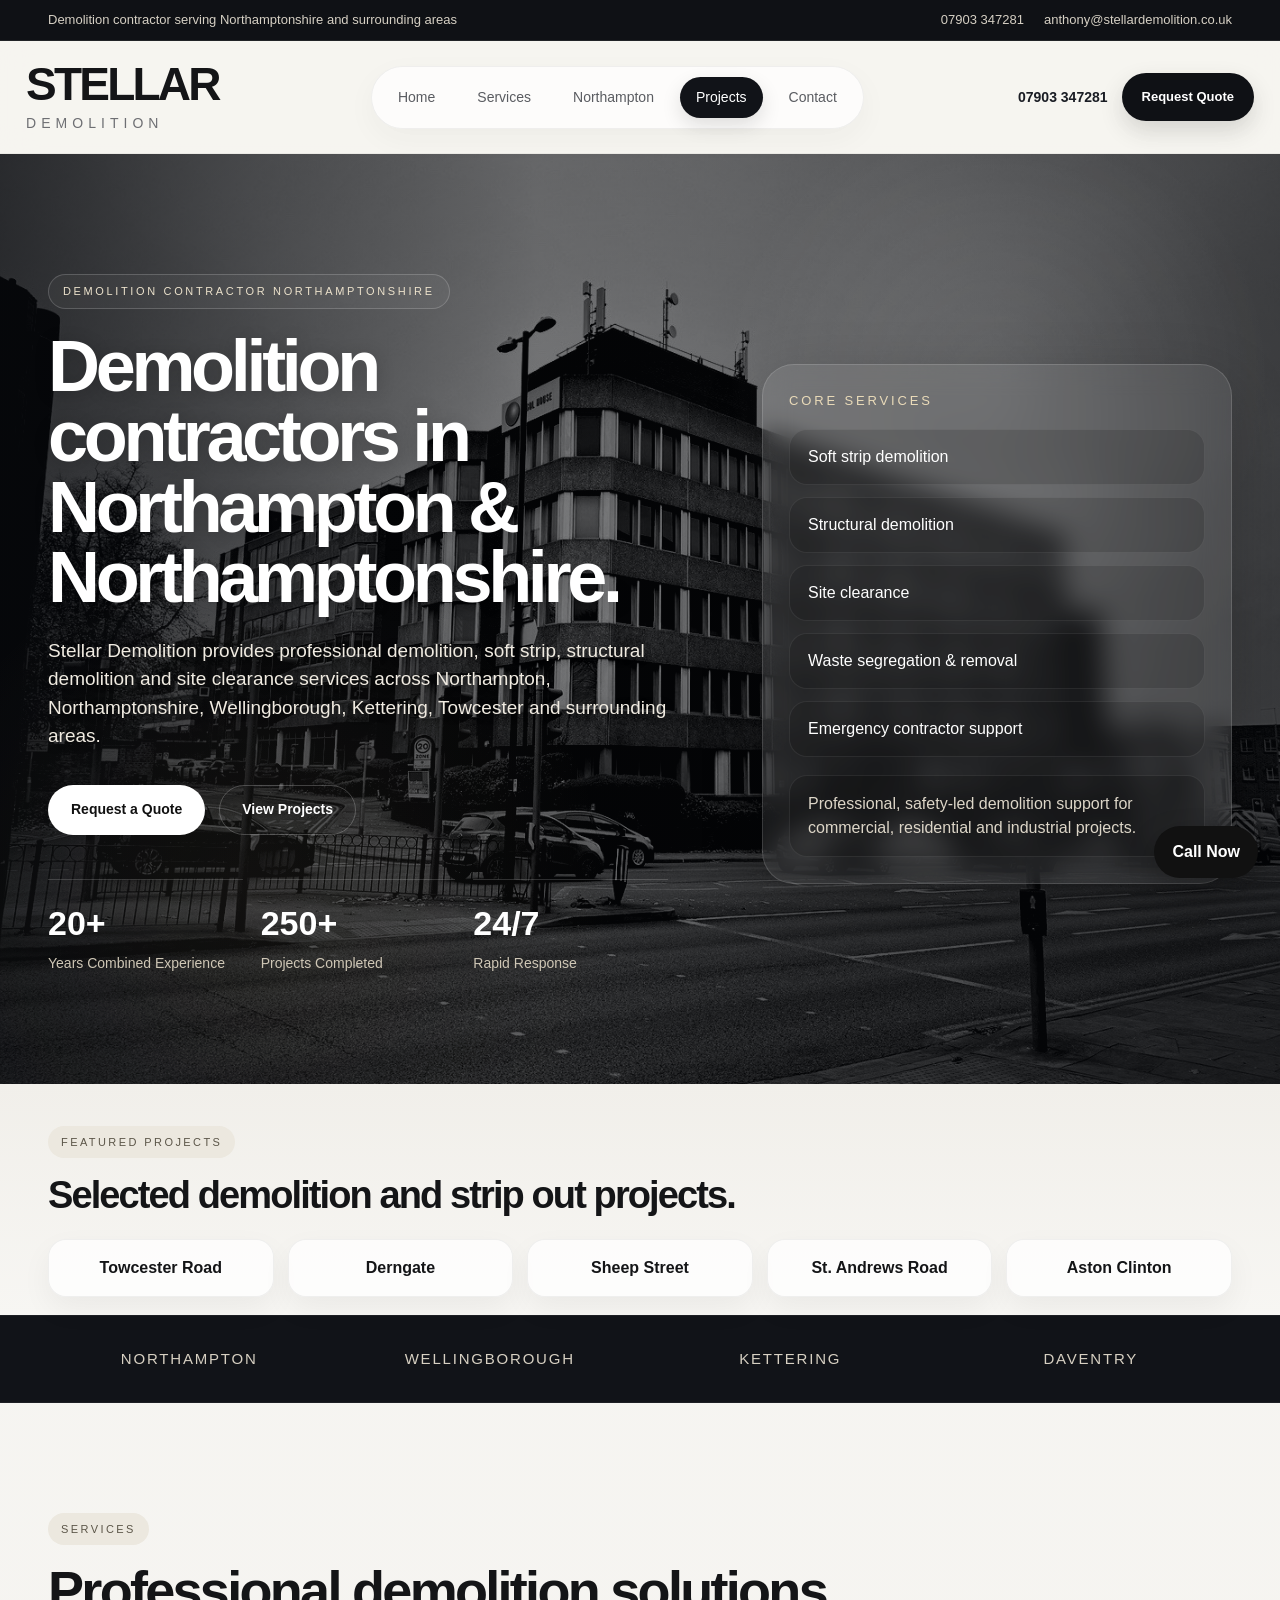
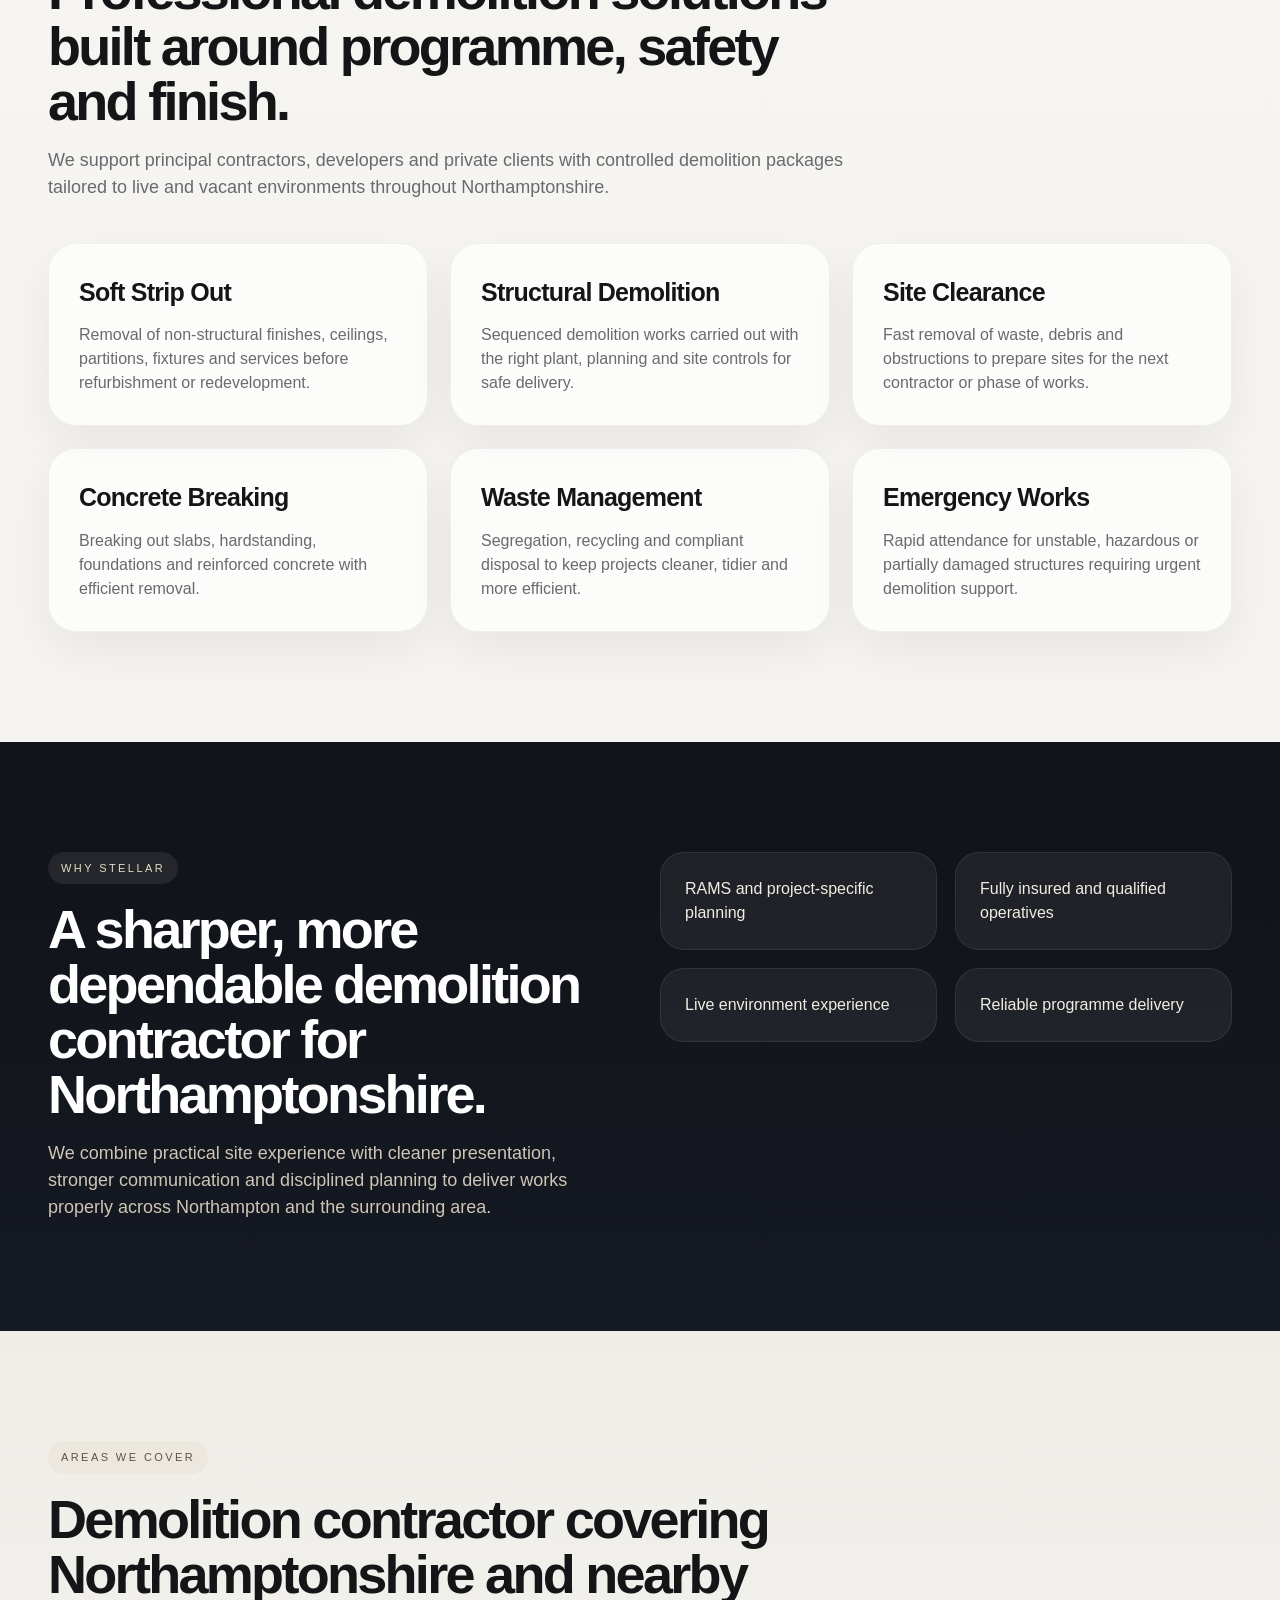
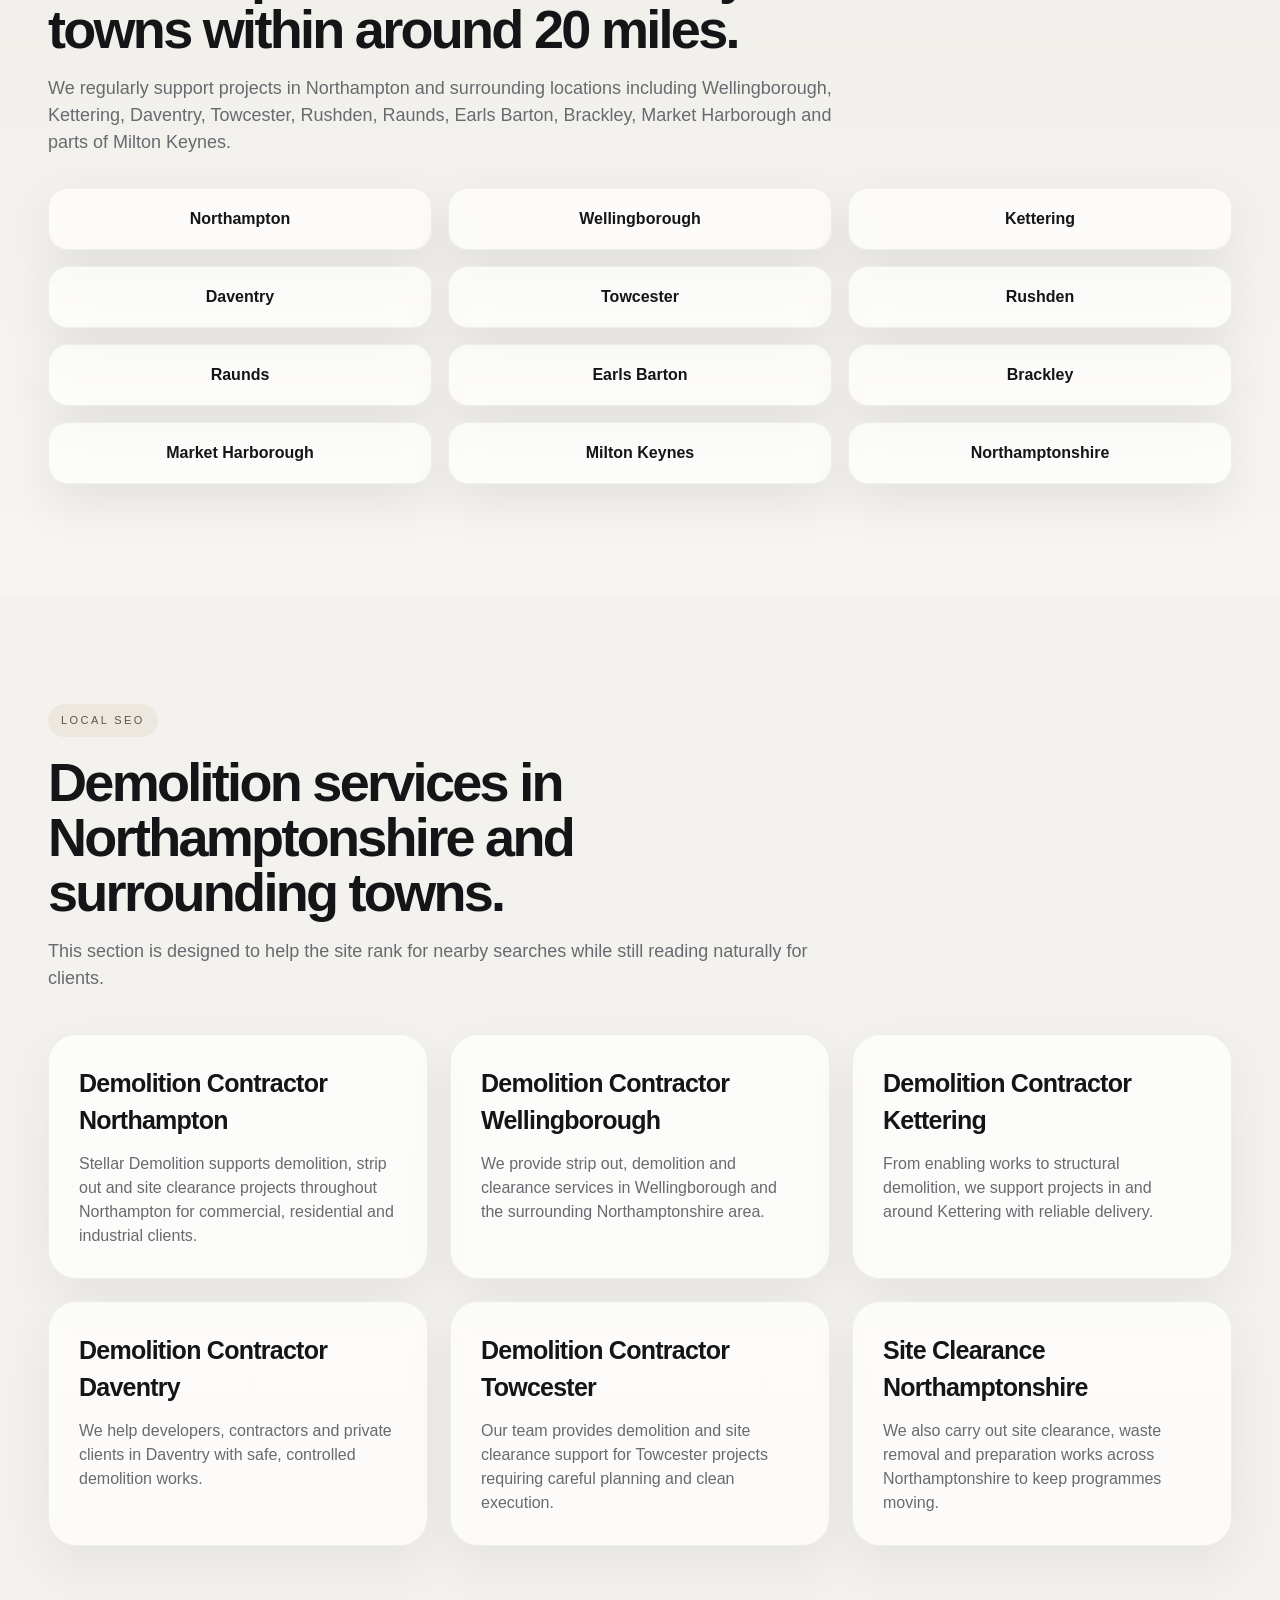
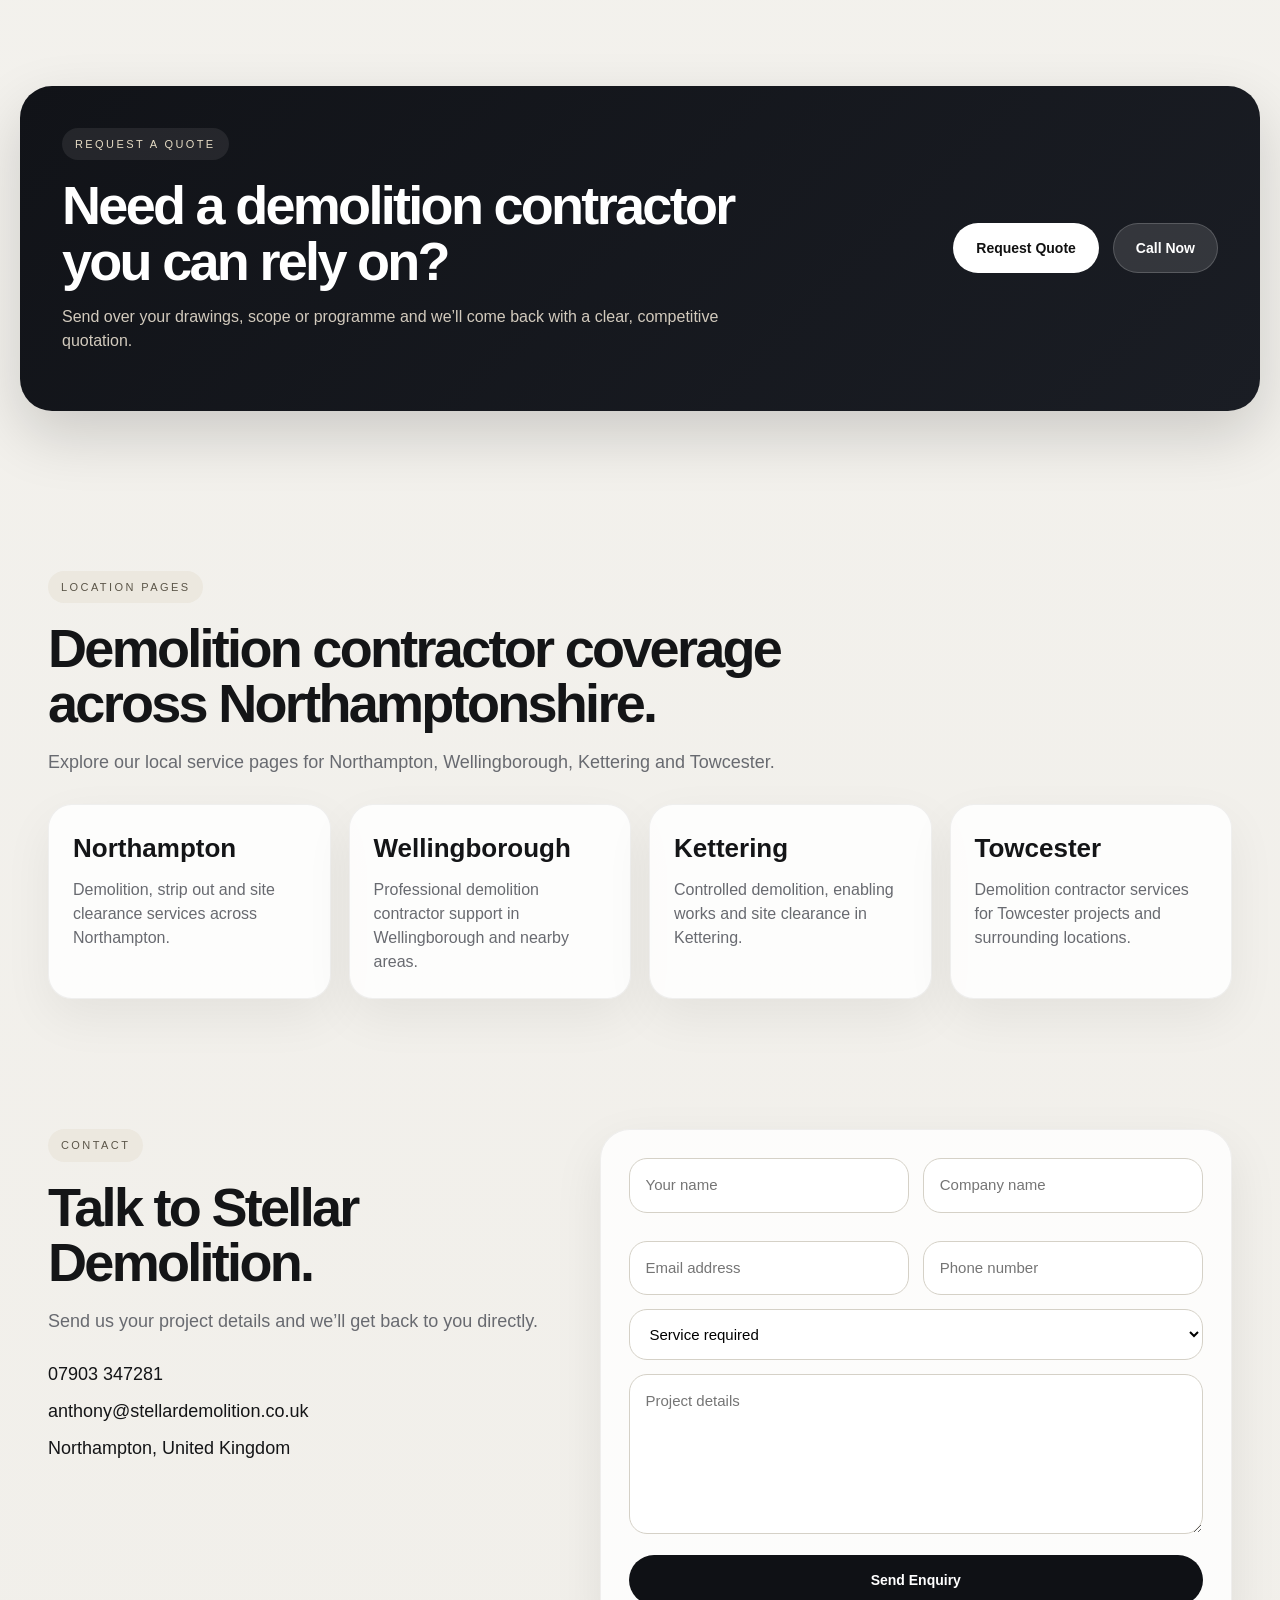
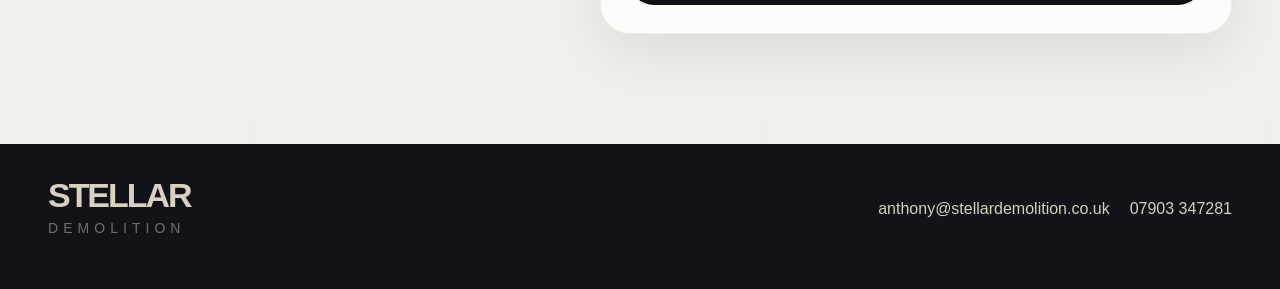
<file: index.html>
<!DOCTYPE html>
<html lang="en">
<head>
  <meta charset="UTF-8" />
  <meta name="viewport" content="width=device-width, initial-scale=1.0" />
  <title>Demolition Contractors Northampton | Northamptonshire | Stellar Demolition</title>
  <meta name="description" content="Professional demolition contractors in Northampton and Northamptonshire. Stellar Demolition provides soft strip, structural demolition, site clearance and waste removal across Northampton, Wellingborough, Kettering, Towcester and surrounding areas." />
  <meta name="robots" content="index, follow" />
  <meta property="og:title" content="Demolition Contractor Northamptonshire | Stellar Demolition" />
  <meta property="og:description" content="Soft strip, structural demolition, site clearance and waste removal across Northamptonshire and the surrounding 20 mile radius." />
  <meta property="og:type" content="website" />
  <meta property="og:url" content="https://stellardemolition.co.uk/" />
  <meta name="theme-color" content="#0f1115" />
  <link rel="canonical" href="https://stellardemolition.co.uk/" />
  <link rel="stylesheet" href="styles.css" />
</head>
<body>
  <div class="announcement">
    <div class="container announcement-inner">
      <span>Demolition contractor serving Northamptonshire and surrounding areas</span>
      <div class="announcement-links">
        <a href="tel:07903347281">07903 347281</a>
        <a href="mailto:anthony@stellardemolition.co.uk">anthony@stellardemolition.co.uk</a>
      </div>
    </div>
  </div>

  
  <header class="header">
    <div class="container header-shell">
      <a href="/" class="brand">
        <div class="brand-title">STELLAR</div>
        <div class="brand-sub">DEMOLITION</div>
      </a>

      <div class="header-center">
        <nav class="main-nav">
          <a href="/">Home</a>
          <a href="/#services">Services</a>
          <a href="northampton.html">Northampton</a>
          <a href="projects.html" class="nav-projects">Projects</a>
          <a href="/#contact">Contact</a>
        </nav>
      </div>

      <div class="header-right">
        <a class="header-phone" href="tel:07903347281">07903 347281</a>
        <a class="header-cta" href="/#contact">Request Quote</a>
      </div>
    </div>
  </header>


  <section class="hero">
    <div class="hero-bg"></div>
    <div class="hero-overlay"></div>
    <div class="hero-vignette"></div>
    <div class="container hero-grid">
      <div class="hero-copy">
        <div class="eyebrow">Demolition Contractor Northamptonshire</div>
        <h1>Demolition contractors in Northampton & Northamptonshire.</h1>
        <p>Stellar Demolition provides professional demolition, soft strip, structural demolition and site clearance services across Northampton, Northamptonshire, Wellingborough, Kettering, Towcester and surrounding areas.</p>
        <div class="actions">
          <a class="btn btn-primary" href="#contact">Request a Quote</a>
          <a class="btn btn-secondary" href="projects.html">View Projects</a>
        </div>
        <div class="hero-metrics">
          <div class="metric"><strong>20+</strong><span>Years Combined Experience</span></div>
          <div class="metric"><strong>250+</strong><span>Projects Completed</span></div>
          <div class="metric"><strong>24/7</strong><span>Rapid Response</span></div>
        </div>
      </div>

      <div class="hero-panel">
        <div class="glass-card">
          <div class="panel-label">Core Services</div>
          <div class="service-stack">
            <div>Soft strip demolition</div>
            <div>Structural demolition</div>
            <div>Site clearance</div>
            <div>Waste segregation & removal</div>
            <div>Emergency contractor support</div>
          </div>
          <div class="panel-note">Professional, safety-led demolition support for commercial, residential and industrial projects.</div>
        </div>
      </div>
    </div>
  </section>

  
  <section class="featured-projects-strip">
    <div class="container">
      <div class="section-intro compact">
        <div class="section-tag">Featured Projects</div>
        <h2>Selected demolition and strip out projects.</h2>
      </div>
      <div class="featured-project-links">
        <a href="towcester-road.html">Towcester Road</a>
        <a href="derngate.html">Derngate</a>
        <a href="sheep-street.html">Sheep Street</a>
        <a href="st-andrews-road.html">St. Andrews Road</a>
        <a href="aston-clinton.html">Aston Clinton</a>
      </div>
    </div>
  </section>

<section class="trust-strip">
    <div class="container trust-grid">
      <div>Northampton</div>
      <div>Wellingborough</div>
      <div>Kettering</div>
      <div>Daventry</div>
    </div>
  </section>

  <section class="content" id="services">
    <div class="container">
      <div class="section-intro">
        <div class="section-tag">Services</div>
        <h2>Professional demolition solutions built around programme, safety and finish.</h2>
        <p>We support principal contractors, developers and private clients with controlled demolition packages tailored to live and vacant environments throughout Northamptonshire.</p>
      </div>

      <div class="service-grid">
        <article class="service-card">
          <h3>Soft Strip Out</h3>
          <p>Removal of non-structural finishes, ceilings, partitions, fixtures and services before refurbishment or redevelopment.</p>
        </article>
        <article class="service-card">
          <h3>Structural Demolition</h3>
          <p>Sequenced demolition works carried out with the right plant, planning and site controls for safe delivery.</p>
        </article>
        <article class="service-card">
          <h3>Site Clearance</h3>
          <p>Fast removal of waste, debris and obstructions to prepare sites for the next contractor or phase of works.</p>
        </article>
        <article class="service-card">
          <h3>Concrete Breaking</h3>
          <p>Breaking out slabs, hardstanding, foundations and reinforced concrete with efficient removal.</p>
        </article>
        <article class="service-card">
          <h3>Waste Management</h3>
          <p>Segregation, recycling and compliant disposal to keep projects cleaner, tidier and more efficient.</p>
        </article>
        <article class="service-card">
          <h3>Emergency Works</h3>
          <p>Rapid attendance for unstable, hazardous or partially damaged structures requiring urgent demolition support.</p>
        </article>
      </div>
    </div>
  </section>

  <section class="content dark-section" id="about">
    <div class="container split">
      <div class="section-intro narrow">
        <div class="section-tag light">Why Stellar</div>
        <h2>A sharper, more dependable demolition contractor for Northamptonshire.</h2>
        <p>We combine practical site experience with cleaner presentation, stronger communication and disciplined planning to deliver works properly across Northampton and the surrounding area.</p>
      </div>
      <div class="value-grid">
        <div class="value-card">RAMS and project-specific planning</div>
        <div class="value-card">Fully insured and qualified operatives</div>
        <div class="value-card">Live environment experience</div>
        <div class="value-card">Reliable programme delivery</div>
      </div>
    </div>
  </section>

  <section class="content light-alt" id="areas">
    <div class="container">
      <div class="section-intro">
        <div class="section-tag">Areas We Cover</div>
        <h2>Demolition contractor covering Northamptonshire and nearby towns within around 20 miles.</h2>
        <p>We regularly support projects in Northampton and surrounding locations including Wellingborough, Kettering, Daventry, Towcester, Rushden, Raunds, Earls Barton, Brackley, Market Harborough and parts of Milton Keynes.</p>
      </div>
      <div class="area-grid">
        <div>Northampton</div>
        <div>Wellingborough</div>
        <div>Kettering</div>
        <div>Daventry</div>
        <div>Towcester</div>
        <div>Rushden</div>
        <div>Raunds</div>
        <div>Earls Barton</div>
        <div>Brackley</div>
        <div>Market Harborough</div>
        <div>Milton Keynes</div>
        <div>Northamptonshire</div>
      </div>
    </div>
  </section>

  <section class="content" id="seo-locations">
    <div class="container">
      <div class="section-intro">
        <div class="section-tag">Local SEO</div>
        <h2>Demolition services in Northamptonshire and surrounding towns.</h2>
        <p>This section is designed to help the site rank for nearby searches while still reading naturally for clients.</p>
      </div>
      <div class="seo-grid">
        <article class="seo-card">
          <h3>Demolition Contractor Northampton</h3>
          <p>Stellar Demolition supports demolition, strip out and site clearance projects throughout Northampton for commercial, residential and industrial clients.</p>
        </article>
        <article class="seo-card">
          <h3>Demolition Contractor Wellingborough</h3>
          <p>We provide strip out, demolition and clearance services in Wellingborough and the surrounding Northamptonshire area.</p>
        </article>
        <article class="seo-card">
          <h3>Demolition Contractor Kettering</h3>
          <p>From enabling works to structural demolition, we support projects in and around Kettering with reliable delivery.</p>
        </article>
        <article class="seo-card">
          <h3>Demolition Contractor Daventry</h3>
          <p>We help developers, contractors and private clients in Daventry with safe, controlled demolition works.</p>
        </article>
        <article class="seo-card">
          <h3>Demolition Contractor Towcester</h3>
          <p>Our team provides demolition and site clearance support for Towcester projects requiring careful planning and clean execution.</p>
        </article>
        <article class="seo-card">
          <h3>Site Clearance Northamptonshire</h3>
          <p>We also carry out site clearance, waste removal and preparation works across Northamptonshire to keep programmes moving.</p>
        </article>
      </div>
    </div>
  </section>

  <section class="cta-section">
    <div class="container cta-box">
      <div>
        <div class="section-tag light">Request a Quote</div>
        <h2>Need a demolition contractor you can rely on?</h2>
        <p>Send over your drawings, scope or programme and we’ll come back with a clear, competitive quotation.</p>
      </div>
      <div class="cta-actions">
        <a class="btn btn-primary" href="#contact">Request Quote</a>
        <a class="btn btn-secondary-light" href="tel:07903347281">Call Now</a>
      </div>
    </div>
  </section>

  
  <section class="content seo-locations-hub">
    <div class="container">
      <div class="section-intro">
        <div class="section-tag">Location Pages</div>
        <h2>Demolition contractor coverage across Northamptonshire.</h2>
        <p>Explore our local service pages for Northampton, Wellingborough, Kettering and Towcester.</p>
      </div>
      <div class="location-page-grid">
        <a class="location-page-card" href="northampton.html">
          <h3>Northampton</h3>
          <p>Demolition, strip out and site clearance services across Northampton.</p>
        </a>
        <a class="location-page-card" href="wellingborough.html">
          <h3>Wellingborough</h3>
          <p>Professional demolition contractor support in Wellingborough and nearby areas.</p>
        </a>
        <a class="location-page-card" href="kettering.html">
          <h3>Kettering</h3>
          <p>Controlled demolition, enabling works and site clearance in Kettering.</p>
        </a>
        <a class="location-page-card" href="towcester.html">
          <h3>Towcester</h3>
          <p>Demolition contractor services for Towcester projects and surrounding locations.</p>
        </a>
      </div>
    </div>
  </section>

<section class="content" id="contact">
    <div class="container contact-layout">
      <div class="contact-copy">
        <div class="section-tag">Contact</div>
        <h2>Talk to Stellar Demolition.</h2>
        <p>Send us your project details and we’ll get back to you directly.</p>
        <div class="contact-info">
          <a href="tel:07903347281">07903 347281</a>
          <a href="mailto:anthony@stellardemolition.co.uk">anthony@stellardemolition.co.uk</a>
          <span>Northampton, United Kingdom</span>
        </div>
      </div>

      <form class="quote-form" action="https://formsubmit.co/anthony@stellardemolition.co.uk" method="POST">
        <input type="hidden" name="_subject" value="New website enquiry - Stellar Demolition">
        <input type="hidden" name="_captcha" value="false">
        <input type="hidden" name="_template" value="table">
        <input type="hidden" name="_next" value="https://stellardemolition.co.uk/thanks.html">
        <div class="form-grid">
          <input class="field" type="text" name="name" placeholder="Your name" required>
          <input class="field" type="text" name="company" placeholder="Company name">
          <input class="field" type="email" name="email" placeholder="Email address" required>
          <input class="field" type="tel" name="phone" placeholder="Phone number" required>
        </div>
        <select class="field" name="service">
          <option value="">Service required</option>
          <option>Soft strip demolition</option>
          <option>Structural demolition</option>
          <option>Site clearance</option>
          <option>Waste removal</option>
          <option>Emergency works</option>
        </select>
        <textarea class="field textarea" name="message" placeholder="Project details" required></textarea>
        <button class="btn btn-dark submit-btn" type="submit">Send Enquiry</button>
      </form>
    </div>
  </section>

  <footer class="footer">
    <div class="container footer-inner">
      <div class="footer-brand">
        <div class="brand-title small">STELLAR</div>
        <div class="brand-sub">DEMOLITION</div>
      </div>
      <div class="footer-links">
        <a href="mailto:anthony@stellardemolition.co.uk">anthony@stellardemolition.co.uk</a>
        <a href="tel:07903347281">07903 347281</a>
      </div>
    </div>
  </footer>

  <a class="floating-call" href="tel:07903347281">Call Now</a>
</body>
</html>
</file>
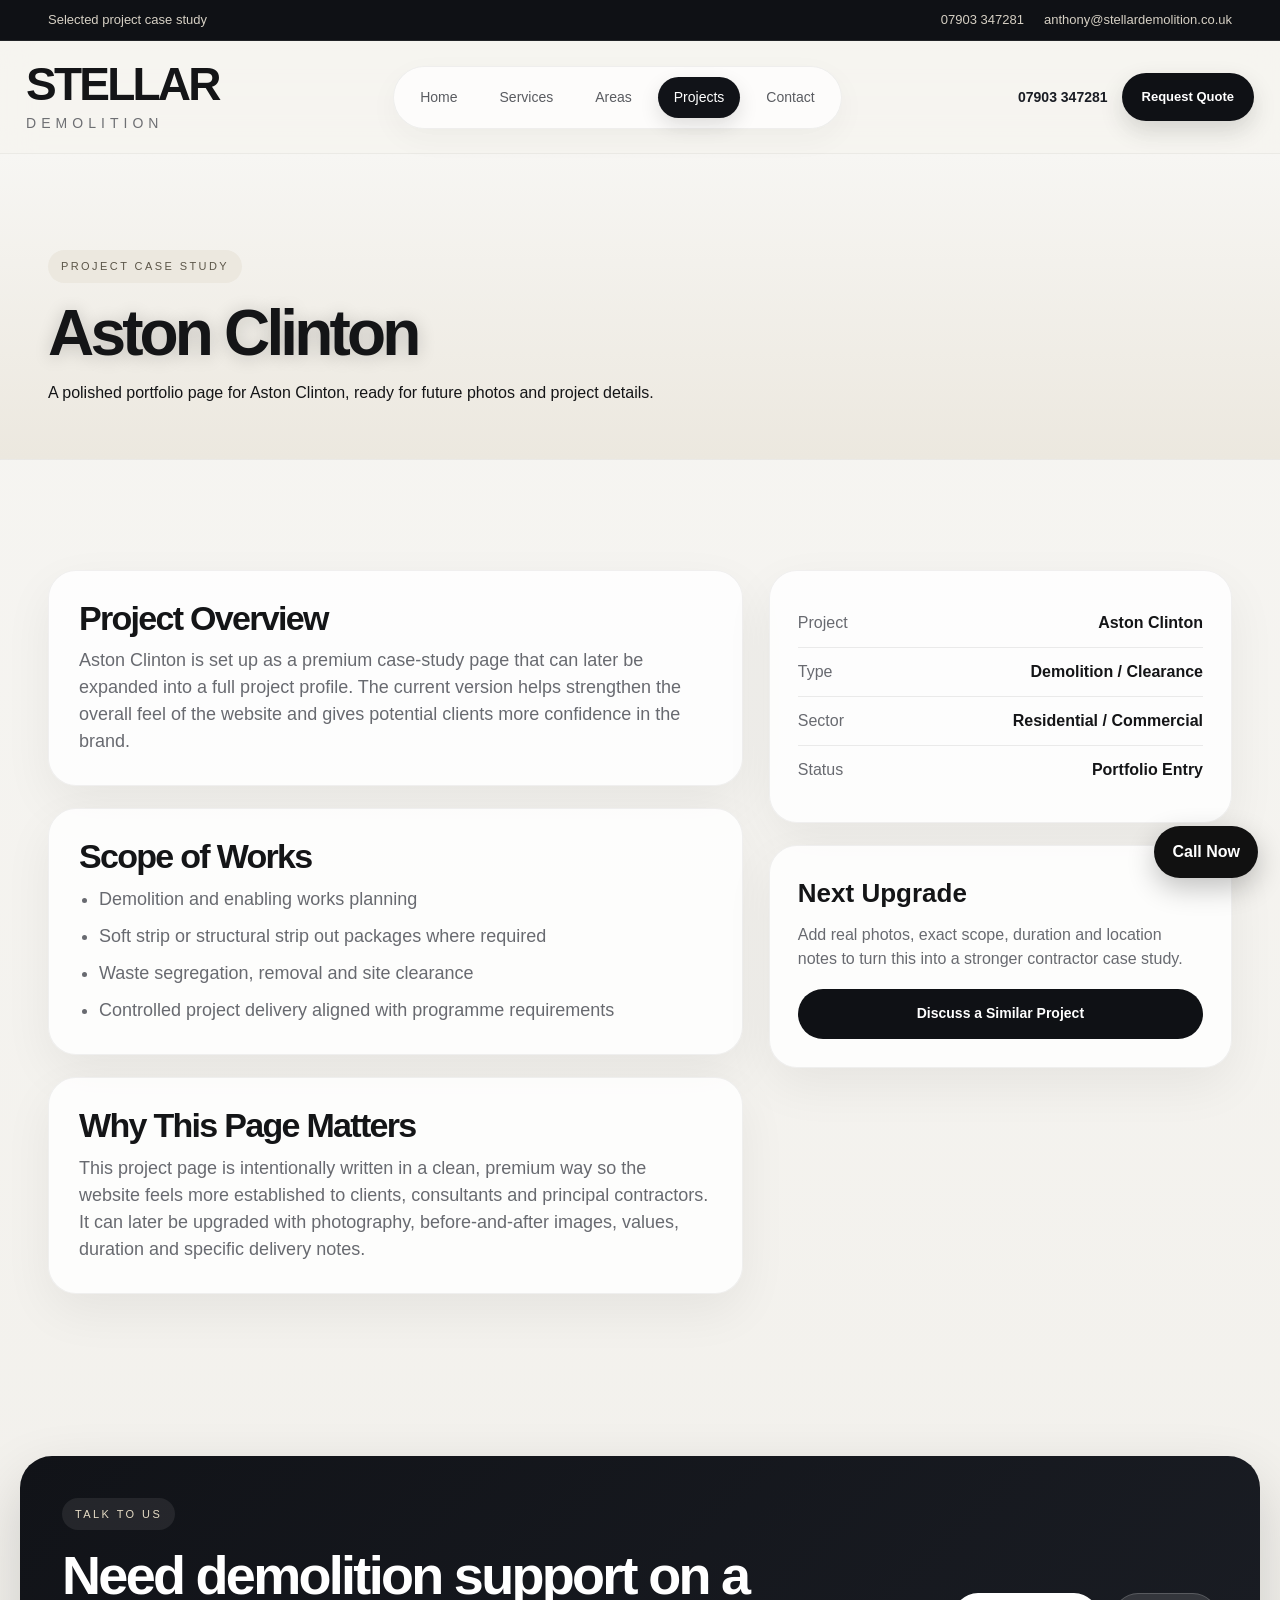
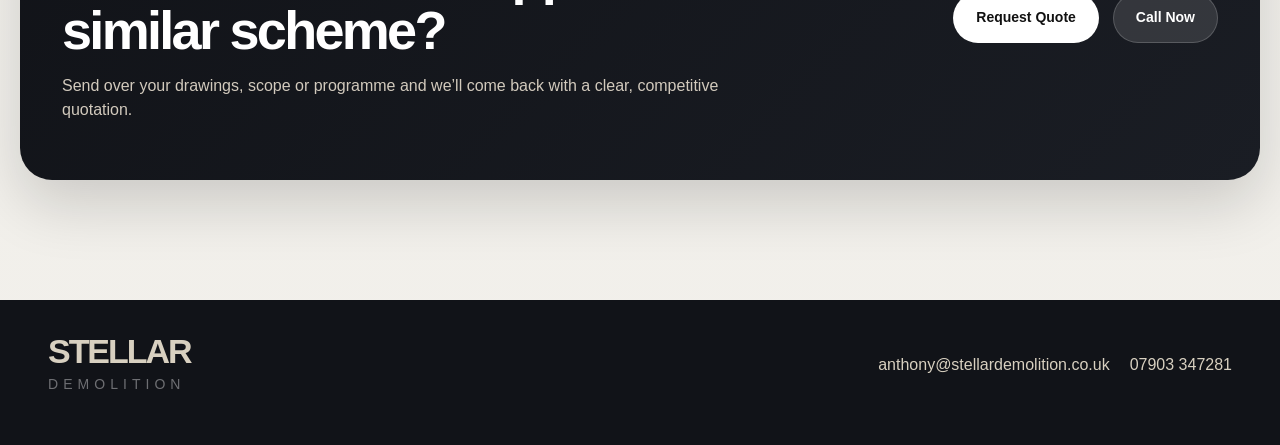
<file: aston-clinton.html>
<!DOCTYPE html>
<html lang="en">
<head>
  <meta charset="UTF-8" />
  <meta name="viewport" content="width=device-width, initial-scale=1.0" />
  <title>Aston Clinton | Stellar Demolition</title>
  <meta name="description" content="Aston Clinton project page by Stellar Demolition. A premium case-study style page for demolition, strip out and enabling works." />
  <meta name="robots" content="index, follow" />
  <link rel="canonical" href="https://stellardemolition.co.uk/aston-clinton.html" />
  <link rel="stylesheet" href="styles.css" />
</head>
<body>
  <div class="announcement">
    <div class="container announcement-inner">
      <span>Selected project case study</span>
      <div class="announcement-links">
        <a href="tel:07903347281">07903 347281</a>
        <a href="mailto:anthony@stellardemolition.co.uk">anthony@stellardemolition.co.uk</a>
      </div>
    </div>
  </div>

  
  <header class="header">
    <div class="container header-shell">
      <a href="/" class="brand">
        <div class="brand-title">STELLAR</div>
        <div class="brand-sub">DEMOLITION</div>
      </a>

      <div class="header-center">
        <nav class="main-nav">
          <a href="/">Home</a>
          <a href="/#services">Services</a>
          <a href="/#areas">Areas</a>
          <a href="projects.html" class="nav-projects">Projects</a>
          <a href="/#contact">Contact</a>
        </nav>
      </div>

      <div class="header-right">
        <a class="header-phone" href="tel:07903347281">07903 347281</a>
        <a class="header-cta" href="/#contact">Request Quote</a>
      </div>
    </div>
  </header>


  <section class="case-hero">
    <div class="container">
      <div class="case-hero-inner">
        <div class="section-tag">Project Case Study</div>
        <h1 class="projects-title">Aston Clinton</h1>
        <p>A polished portfolio page for Aston Clinton, ready for future photos and project details.</p>
      </div>
    </div>
  </section>

  <section class="content case-study-page">
    <div class="container case-study-layout">
      <div class="case-main">
        <div class="case-section">
          <h2>Project Overview</h2>
          <p>Aston Clinton is set up as a premium case-study page that can later be expanded into a full project profile. The current version helps strengthen the overall feel of the website and gives potential clients more confidence in the brand.</p>
        </div>

        <div class="case-section">
          <h2>Scope of Works</h2>
          <ul class="case-list">
            <li>Demolition and enabling works planning</li>
            <li>Soft strip or structural strip out packages where required</li>
            <li>Waste segregation, removal and site clearance</li>
            <li>Controlled project delivery aligned with programme requirements</li>
          </ul>
        </div>

        <div class="case-section">
          <h2>Why This Page Matters</h2>
          <p>This project page is intentionally written in a clean, premium way so the website feels more established to clients, consultants and principal contractors. It can later be upgraded with photography, before-and-after images, values, duration and specific delivery notes.</p>
        </div>
      </div>

      <aside class="case-sidebar">
        <div class="case-info-card">
          <div class="case-info-row"><span>Project</span><strong>Aston Clinton</strong></div>
          <div class="case-info-row"><span>Type</span><strong>Demolition / Clearance</strong></div>
          <div class="case-info-row"><span>Sector</span><strong>Residential / Commercial</strong></div>
          <div class="case-info-row"><span>Status</span><strong>Portfolio Entry</strong></div>
        </div>

        <div class="case-info-card">
          <h3>Next Upgrade</h3>
          <p>Add real photos, exact scope, duration and location notes to turn this into a stronger contractor case study.</p>
          <a class="btn btn-dark case-btn" href="/#contact">Discuss a Similar Project</a>
        </div>
      </aside>
    </div>
  </section>

  <section class="cta-section">
    <div class="container cta-box">
      <div>
        <div class="section-tag light">Talk to Us</div>
        <h2>Need demolition support on a similar scheme?</h2>
        <p>Send over your drawings, scope or programme and we’ll come back with a clear, competitive quotation.</p>
      </div>
      <div class="cta-actions">
        <a class="btn btn-primary" href="/#contact">Request Quote</a>
        <a class="btn btn-secondary-light" href="tel:07903347281">Call Now</a>
      </div>
    </div>
  </section>

  <footer class="footer">
    <div class="container footer-inner">
      <div class="footer-brand">
        <div class="brand-title small">STELLAR</div>
        <div class="brand-sub">DEMOLITION</div>
      </div>
      <div class="footer-links">
        <a href="mailto:anthony@stellardemolition.co.uk">anthony@stellardemolition.co.uk</a>
        <a href="tel:07903347281">07903 347281</a>
      </div>
    </div>
  </footer>

  <a class="floating-call" href="tel:07903347281">Call Now</a>
</body>
</html>
</file>
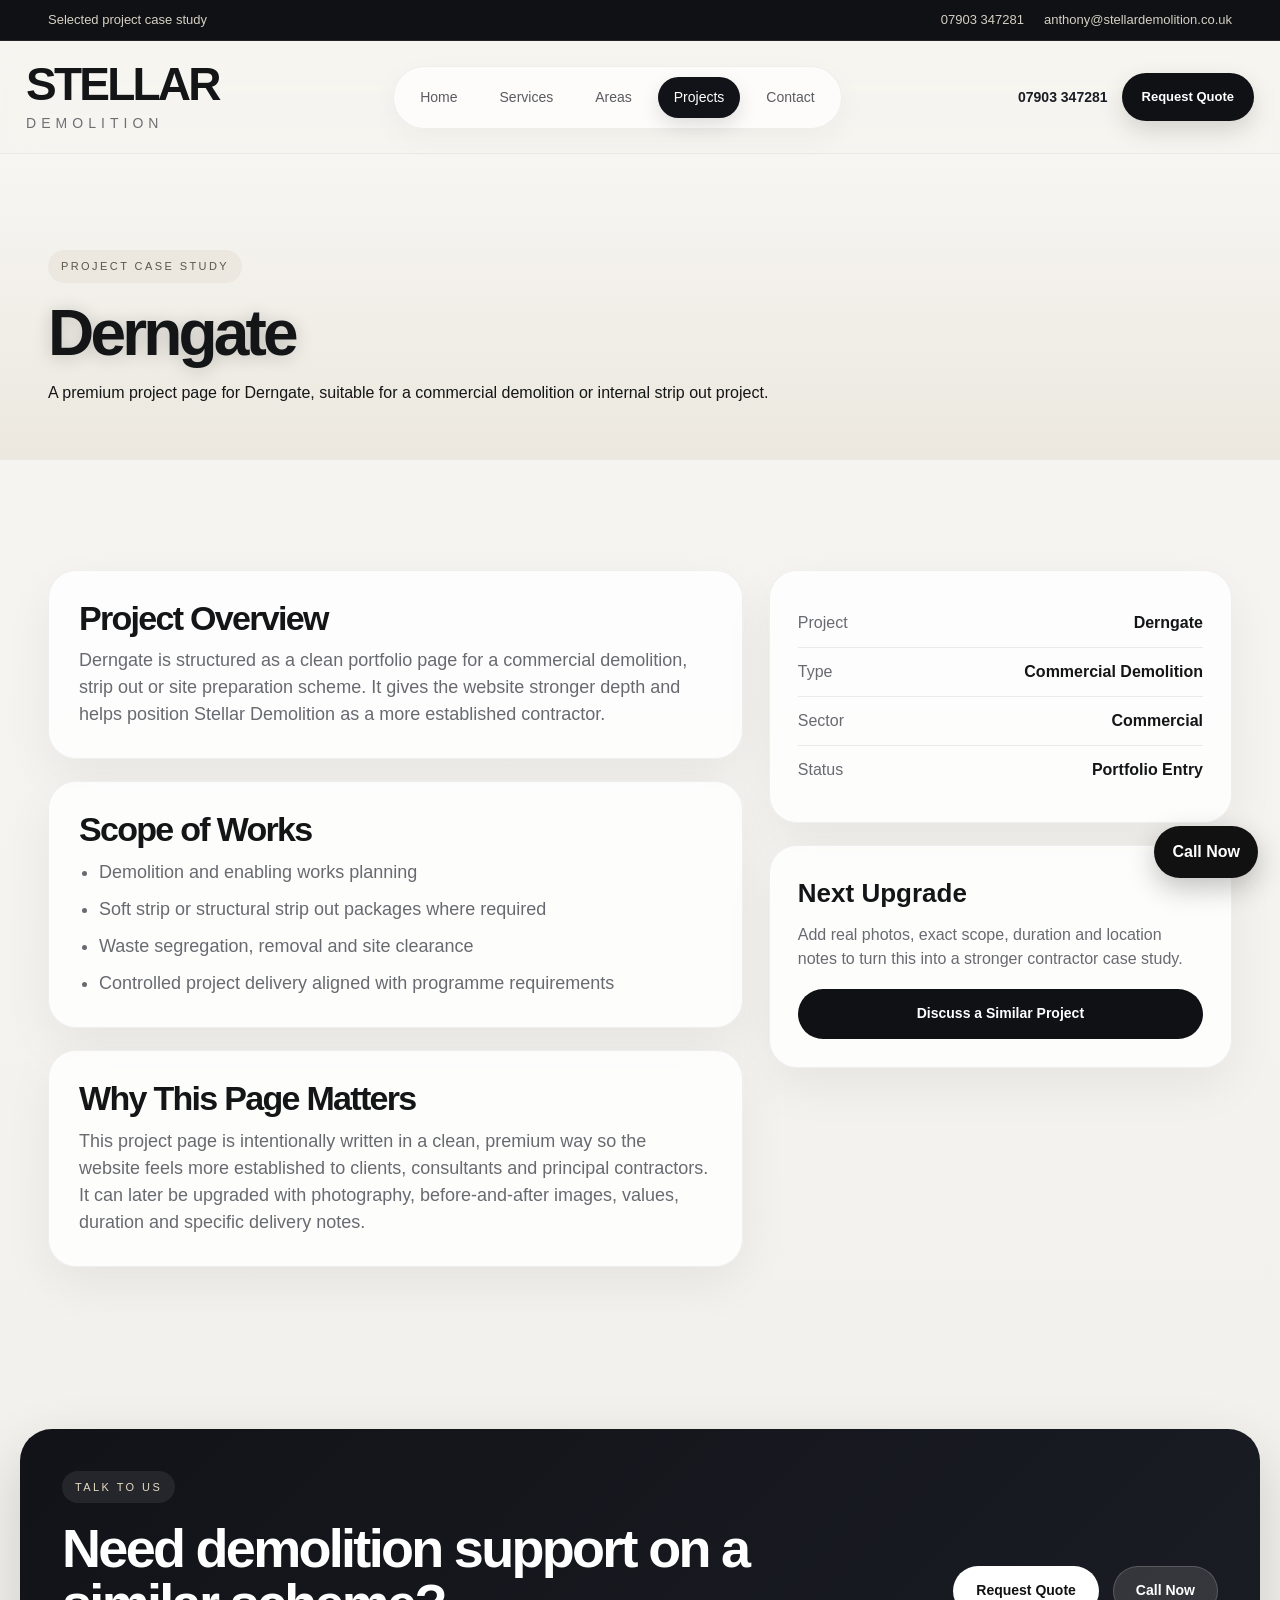
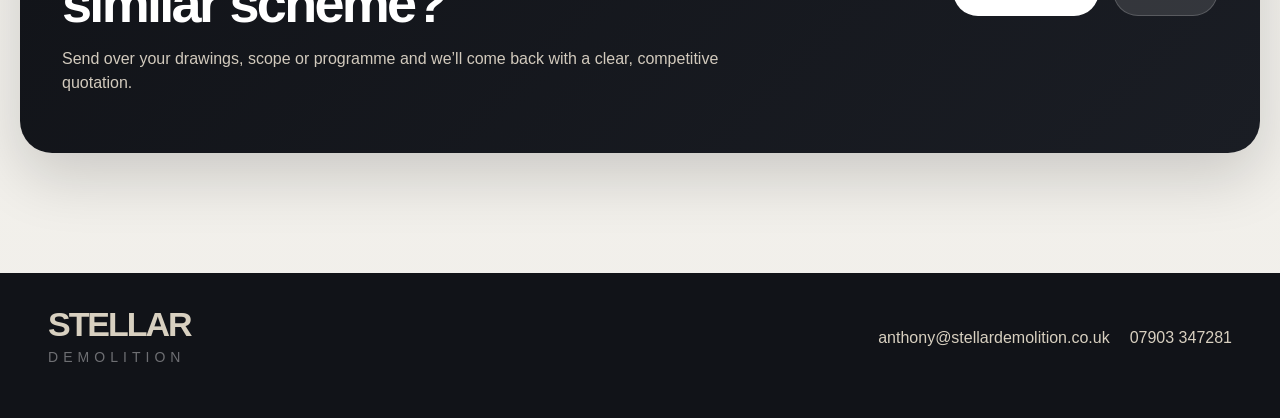
<file: derngate.html>
<!DOCTYPE html>
<html lang="en">
<head>
  <meta charset="UTF-8" />
  <meta name="viewport" content="width=device-width, initial-scale=1.0" />
  <title>Derngate | Stellar Demolition</title>
  <meta name="description" content="Derngate project page by Stellar Demolition. A premium case-study style page for demolition, strip out and enabling works." />
  <meta name="robots" content="index, follow" />
  <link rel="canonical" href="https://stellardemolition.co.uk/derngate.html" />
  <link rel="stylesheet" href="styles.css" />
</head>
<body>
  <div class="announcement">
    <div class="container announcement-inner">
      <span>Selected project case study</span>
      <div class="announcement-links">
        <a href="tel:07903347281">07903 347281</a>
        <a href="mailto:anthony@stellardemolition.co.uk">anthony@stellardemolition.co.uk</a>
      </div>
    </div>
  </div>

  
  <header class="header">
    <div class="container header-shell">
      <a href="/" class="brand">
        <div class="brand-title">STELLAR</div>
        <div class="brand-sub">DEMOLITION</div>
      </a>

      <div class="header-center">
        <nav class="main-nav">
          <a href="/">Home</a>
          <a href="/#services">Services</a>
          <a href="/#areas">Areas</a>
          <a href="projects.html" class="nav-projects">Projects</a>
          <a href="/#contact">Contact</a>
        </nav>
      </div>

      <div class="header-right">
        <a class="header-phone" href="tel:07903347281">07903 347281</a>
        <a class="header-cta" href="/#contact">Request Quote</a>
      </div>
    </div>
  </header>


  <section class="case-hero">
    <div class="container">
      <div class="case-hero-inner">
        <div class="section-tag">Project Case Study</div>
        <h1 class="projects-title">Derngate</h1>
        <p>A premium project page for Derngate, suitable for a commercial demolition or internal strip out project.</p>
      </div>
    </div>
  </section>

  <section class="content case-study-page">
    <div class="container case-study-layout">
      <div class="case-main">
        <div class="case-section">
          <h2>Project Overview</h2>
          <p>Derngate is structured as a clean portfolio page for a commercial demolition, strip out or site preparation scheme. It gives the website stronger depth and helps position Stellar Demolition as a more established contractor.</p>
        </div>

        <div class="case-section">
          <h2>Scope of Works</h2>
          <ul class="case-list">
            <li>Demolition and enabling works planning</li>
            <li>Soft strip or structural strip out packages where required</li>
            <li>Waste segregation, removal and site clearance</li>
            <li>Controlled project delivery aligned with programme requirements</li>
          </ul>
        </div>

        <div class="case-section">
          <h2>Why This Page Matters</h2>
          <p>This project page is intentionally written in a clean, premium way so the website feels more established to clients, consultants and principal contractors. It can later be upgraded with photography, before-and-after images, values, duration and specific delivery notes.</p>
        </div>
      </div>

      <aside class="case-sidebar">
        <div class="case-info-card">
          <div class="case-info-row"><span>Project</span><strong>Derngate</strong></div>
          <div class="case-info-row"><span>Type</span><strong>Commercial Demolition</strong></div>
          <div class="case-info-row"><span>Sector</span><strong>Commercial</strong></div>
          <div class="case-info-row"><span>Status</span><strong>Portfolio Entry</strong></div>
        </div>

        <div class="case-info-card">
          <h3>Next Upgrade</h3>
          <p>Add real photos, exact scope, duration and location notes to turn this into a stronger contractor case study.</p>
          <a class="btn btn-dark case-btn" href="/#contact">Discuss a Similar Project</a>
        </div>
      </aside>
    </div>
  </section>

  <section class="cta-section">
    <div class="container cta-box">
      <div>
        <div class="section-tag light">Talk to Us</div>
        <h2>Need demolition support on a similar scheme?</h2>
        <p>Send over your drawings, scope or programme and we’ll come back with a clear, competitive quotation.</p>
      </div>
      <div class="cta-actions">
        <a class="btn btn-primary" href="/#contact">Request Quote</a>
        <a class="btn btn-secondary-light" href="tel:07903347281">Call Now</a>
      </div>
    </div>
  </section>

  <footer class="footer">
    <div class="container footer-inner">
      <div class="footer-brand">
        <div class="brand-title small">STELLAR</div>
        <div class="brand-sub">DEMOLITION</div>
      </div>
      <div class="footer-links">
        <a href="mailto:anthony@stellardemolition.co.uk">anthony@stellardemolition.co.uk</a>
        <a href="tel:07903347281">07903 347281</a>
      </div>
    </div>
  </footer>

  <a class="floating-call" href="tel:07903347281">Call Now</a>
</body>
</html>
</file>
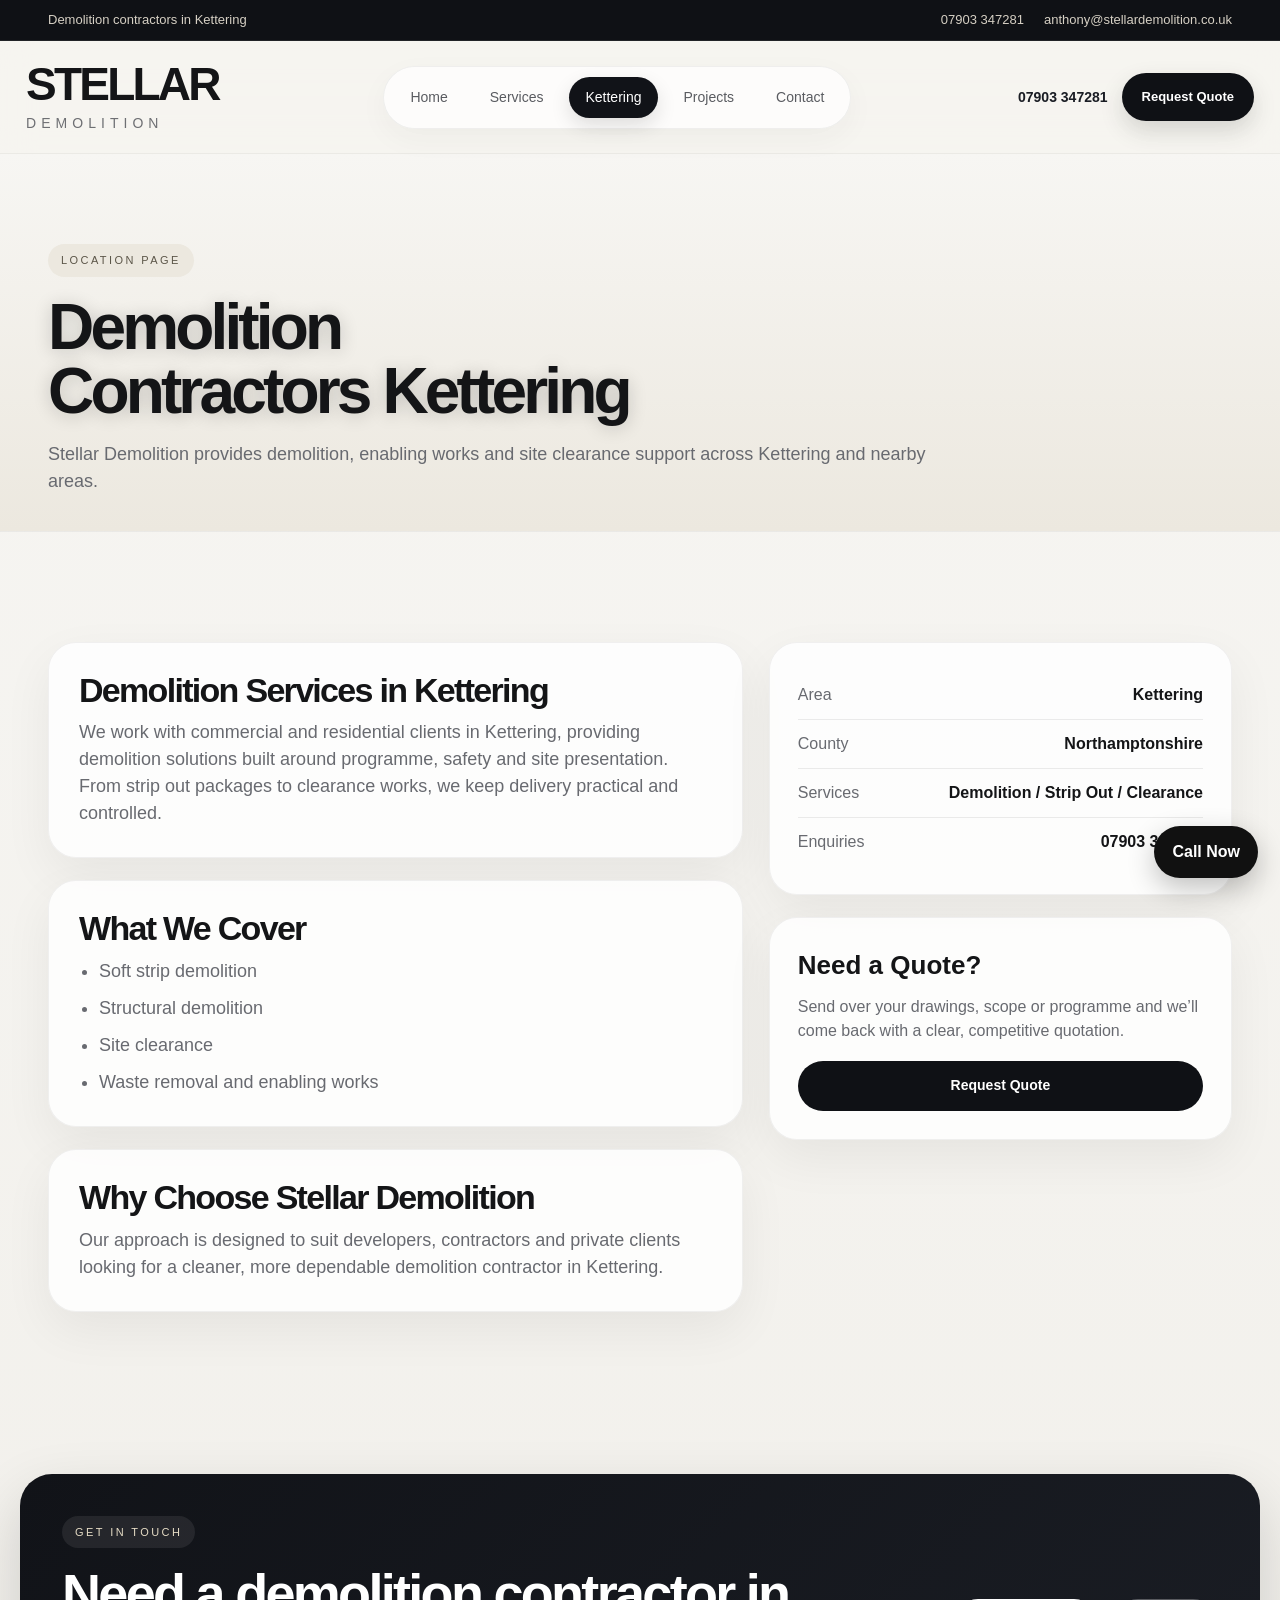
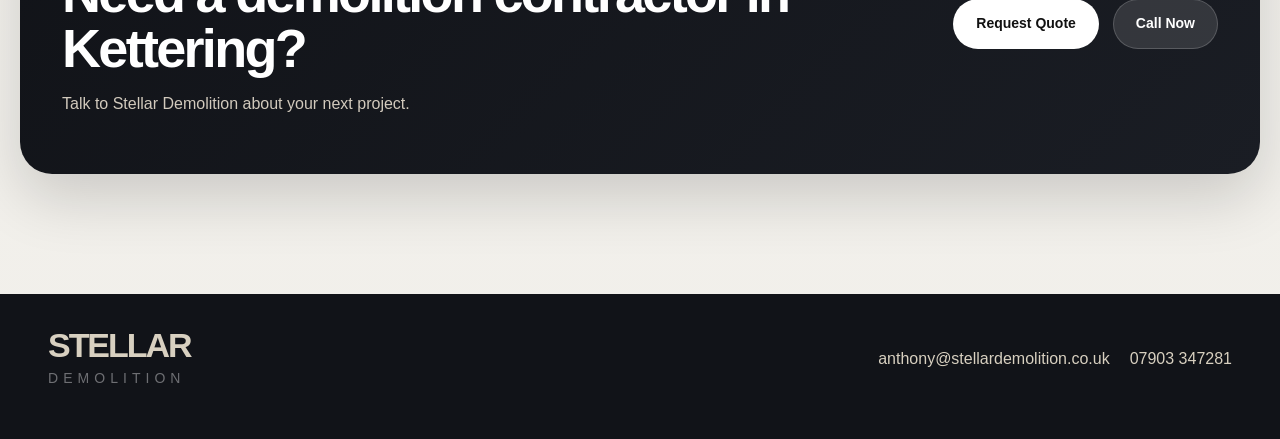
<file: kettering.html>
<!DOCTYPE html>
<html lang="en">
<head>
  <meta charset="UTF-8" />
  <meta name="viewport" content="width=device-width, initial-scale=1.0" />
  <title>Demolition Contractors Kettering | Stellar Demolition</title>
  <meta name="description" content="Demolition contractors in Kettering. Stellar Demolition provides strip out, demolition and site clearance services in Kettering." />
  <meta name="robots" content="index, follow" />
  <link rel="canonical" href="https://stellardemolition.co.uk/kettering.html" />
  <link rel="stylesheet" href="styles.css" />
</head>
<body>
  <div class="announcement">
    <div class="container announcement-inner">
      <span>Demolition contractors in Kettering</span>
      <div class="announcement-links">
        <a href="tel:07903347281">07903 347281</a>
        <a href="mailto:anthony@stellardemolition.co.uk">anthony@stellardemolition.co.uk</a>
      </div>
    </div>
  </div>

  <header class="header">
    <div class="container header-shell">
      <a href="/" class="brand">
        <div class="brand-title">STELLAR</div>
        <div class="brand-sub">DEMOLITION</div>
      </a>
      <div class="header-center">
        <nav class="main-nav">
          <a href="/">Home</a>
          <a href="/#services">Services</a>
          <a href="kettering.html" class="nav-projects">Kettering</a>
          <a href="projects.html">Projects</a>
          <a href="/#contact">Contact</a>
        </nav>
      </div>
      <div class="header-right">
        <a class="header-phone" href="tel:07903347281">07903 347281</a>
        <a class="header-cta" href="/#contact">Request Quote</a>
      </div>
    </div>
  </header>

  <section class="projects-hero">
    <div class="container">
      <div class="section-intro projects-intro">
        <div class="section-tag">Location Page</div>
        <h1 class="projects-title">Demolition Contractors Kettering</h1>
        <p>Stellar Demolition provides demolition, enabling works and site clearance support across Kettering and nearby areas.</p>
      </div>
    </div>
  </section>

  <section class="content">
    <div class="container case-study-layout">
      <div class="case-main">
        <div class="case-section">
          <h2>Demolition Services in Kettering</h2>
          <p>We work with commercial and residential clients in Kettering, providing demolition solutions built around programme, safety and site presentation. From strip out packages to clearance works, we keep delivery practical and controlled.</p>
        </div>
        <div class="case-section">
          <h2>What We Cover</h2>
          <ul class="case-list">
            <li>Soft strip demolition</li>
            <li>Structural demolition</li>
            <li>Site clearance</li>
            <li>Waste removal and enabling works</li>
          </ul>
        </div>
        <div class="case-section">
          <h2>Why Choose Stellar Demolition</h2>
          <p>Our approach is designed to suit developers, contractors and private clients looking for a cleaner, more dependable demolition contractor in Kettering.</p>
        </div>
      </div>

      <aside class="case-sidebar">
        <div class="case-info-card">
          <div class="case-info-row"><span>Area</span><strong>Kettering</strong></div>
          <div class="case-info-row"><span>County</span><strong>Northamptonshire</strong></div>
          <div class="case-info-row"><span>Services</span><strong>Demolition / Strip Out / Clearance</strong></div>
          <div class="case-info-row"><span>Enquiries</span><strong>07903 347281</strong></div>
        </div>
        <div class="case-info-card">
          <h3>Need a Quote?</h3>
          <p>Send over your drawings, scope or programme and we’ll come back with a clear, competitive quotation.</p>
          <a class="btn btn-dark case-btn" href="/#contact">Request Quote</a>
        </div>
      </aside>
    </div>
  </section>

  <section class="cta-section">
    <div class="container cta-box">
      <div>
        <div class="section-tag light">Get in Touch</div>
        <h2>Need a demolition contractor in Kettering?</h2>
        <p>Talk to Stellar Demolition about your next project.</p>
      </div>
      <div class="cta-actions">
        <a class="btn btn-primary" href="/#contact">Request Quote</a>
        <a class="btn btn-secondary-light" href="tel:07903347281">Call Now</a>
      </div>
    </div>
  </section>

  <footer class="footer">
    <div class="container footer-inner">
      <div class="footer-brand">
        <div class="brand-title small">STELLAR</div>
        <div class="brand-sub">DEMOLITION</div>
      </div>
      <div class="footer-links">
        <a href="mailto:anthony@stellardemolition.co.uk">anthony@stellardemolition.co.uk</a>
        <a href="tel:07903347281">07903 347281</a>
      </div>
    </div>
  </footer>

  <a class="floating-call" href="tel:07903347281">Call Now</a>
</body>
</html>
</file>
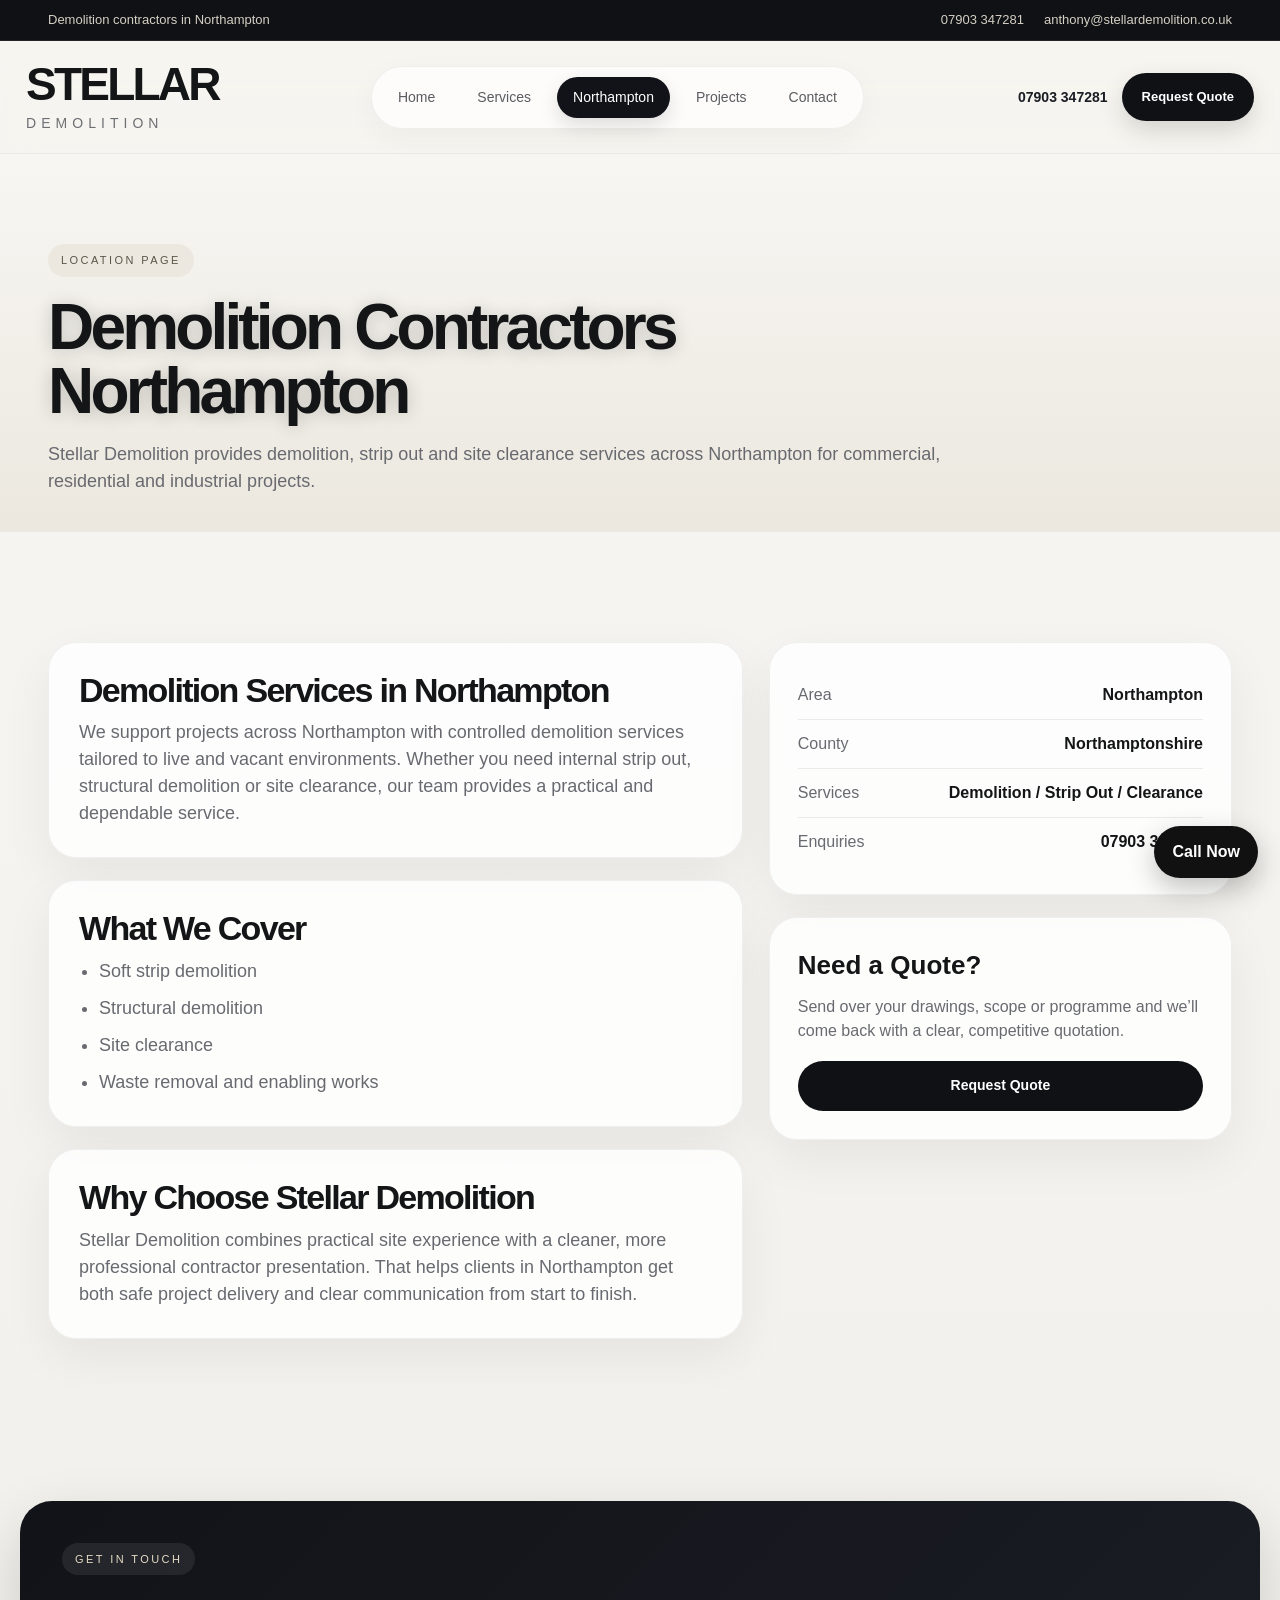
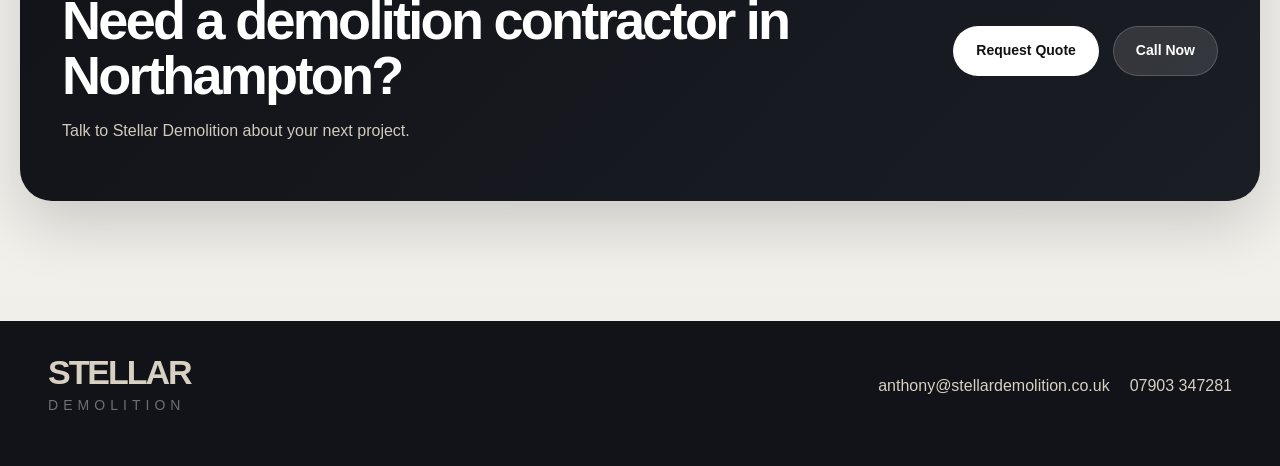
<file: northampton.html>
<!DOCTYPE html>
<html lang="en">
<head>
  <meta charset="UTF-8" />
  <meta name="viewport" content="width=device-width, initial-scale=1.0" />
  <title>Demolition Contractors Northampton | Stellar Demolition</title>
  <meta name="description" content="Demolition contractors in Northampton. Stellar Demolition provides soft strip, structural demolition, site clearance and waste removal across Northampton." />
  <meta name="robots" content="index, follow" />
  <link rel="canonical" href="https://stellardemolition.co.uk/northampton.html" />
  <link rel="stylesheet" href="styles.css" />
</head>
<body>
  <div class="announcement">
    <div class="container announcement-inner">
      <span>Demolition contractors in Northampton</span>
      <div class="announcement-links">
        <a href="tel:07903347281">07903 347281</a>
        <a href="mailto:anthony@stellardemolition.co.uk">anthony@stellardemolition.co.uk</a>
      </div>
    </div>
  </div>

  <header class="header">
    <div class="container header-shell">
      <a href="/" class="brand">
        <div class="brand-title">STELLAR</div>
        <div class="brand-sub">DEMOLITION</div>
      </a>
      <div class="header-center">
        <nav class="main-nav">
          <a href="/">Home</a>
          <a href="/#services">Services</a>
          <a href="northampton.html" class="nav-projects">Northampton</a>
          <a href="projects.html">Projects</a>
          <a href="/#contact">Contact</a>
        </nav>
      </div>
      <div class="header-right">
        <a class="header-phone" href="tel:07903347281">07903 347281</a>
        <a class="header-cta" href="/#contact">Request Quote</a>
      </div>
    </div>
  </header>

  <section class="projects-hero">
    <div class="container">
      <div class="section-intro projects-intro">
        <div class="section-tag">Location Page</div>
        <h1 class="projects-title">Demolition Contractors Northampton</h1>
        <p>Stellar Demolition provides demolition, strip out and site clearance services across Northampton for commercial, residential and industrial projects.</p>
      </div>
    </div>
  </section>

  <section class="content">
    <div class="container case-study-layout">
      <div class="case-main">
        <div class="case-section">
          <h2>Demolition Services in Northampton</h2>
          <p>We support projects across Northampton with controlled demolition services tailored to live and vacant environments. Whether you need internal strip out, structural demolition or site clearance, our team provides a practical and dependable service.</p>
        </div>
        <div class="case-section">
          <h2>What We Cover</h2>
          <ul class="case-list">
            <li>Soft strip demolition</li>
            <li>Structural demolition</li>
            <li>Site clearance</li>
            <li>Waste removal and enabling works</li>
          </ul>
        </div>
        <div class="case-section">
          <h2>Why Choose Stellar Demolition</h2>
          <p>Stellar Demolition combines practical site experience with a cleaner, more professional contractor presentation. That helps clients in Northampton get both safe project delivery and clear communication from start to finish.</p>
        </div>
      </div>

      <aside class="case-sidebar">
        <div class="case-info-card">
          <div class="case-info-row"><span>Area</span><strong>Northampton</strong></div>
          <div class="case-info-row"><span>County</span><strong>Northamptonshire</strong></div>
          <div class="case-info-row"><span>Services</span><strong>Demolition / Strip Out / Clearance</strong></div>
          <div class="case-info-row"><span>Enquiries</span><strong>07903 347281</strong></div>
        </div>
        <div class="case-info-card">
          <h3>Need a Quote?</h3>
          <p>Send over your drawings, scope or programme and we’ll come back with a clear, competitive quotation.</p>
          <a class="btn btn-dark case-btn" href="/#contact">Request Quote</a>
        </div>
      </aside>
    </div>
  </section>

  <section class="cta-section">
    <div class="container cta-box">
      <div>
        <div class="section-tag light">Get in Touch</div>
        <h2>Need a demolition contractor in Northampton?</h2>
        <p>Talk to Stellar Demolition about your next project.</p>
      </div>
      <div class="cta-actions">
        <a class="btn btn-primary" href="/#contact">Request Quote</a>
        <a class="btn btn-secondary-light" href="tel:07903347281">Call Now</a>
      </div>
    </div>
  </section>

  <footer class="footer">
    <div class="container footer-inner">
      <div class="footer-brand">
        <div class="brand-title small">STELLAR</div>
        <div class="brand-sub">DEMOLITION</div>
      </div>
      <div class="footer-links">
        <a href="mailto:anthony@stellardemolition.co.uk">anthony@stellardemolition.co.uk</a>
        <a href="tel:07903347281">07903 347281</a>
      </div>
    </div>
  </footer>

  <a class="floating-call" href="tel:07903347281">Call Now</a>
</body>
</html>
</file>
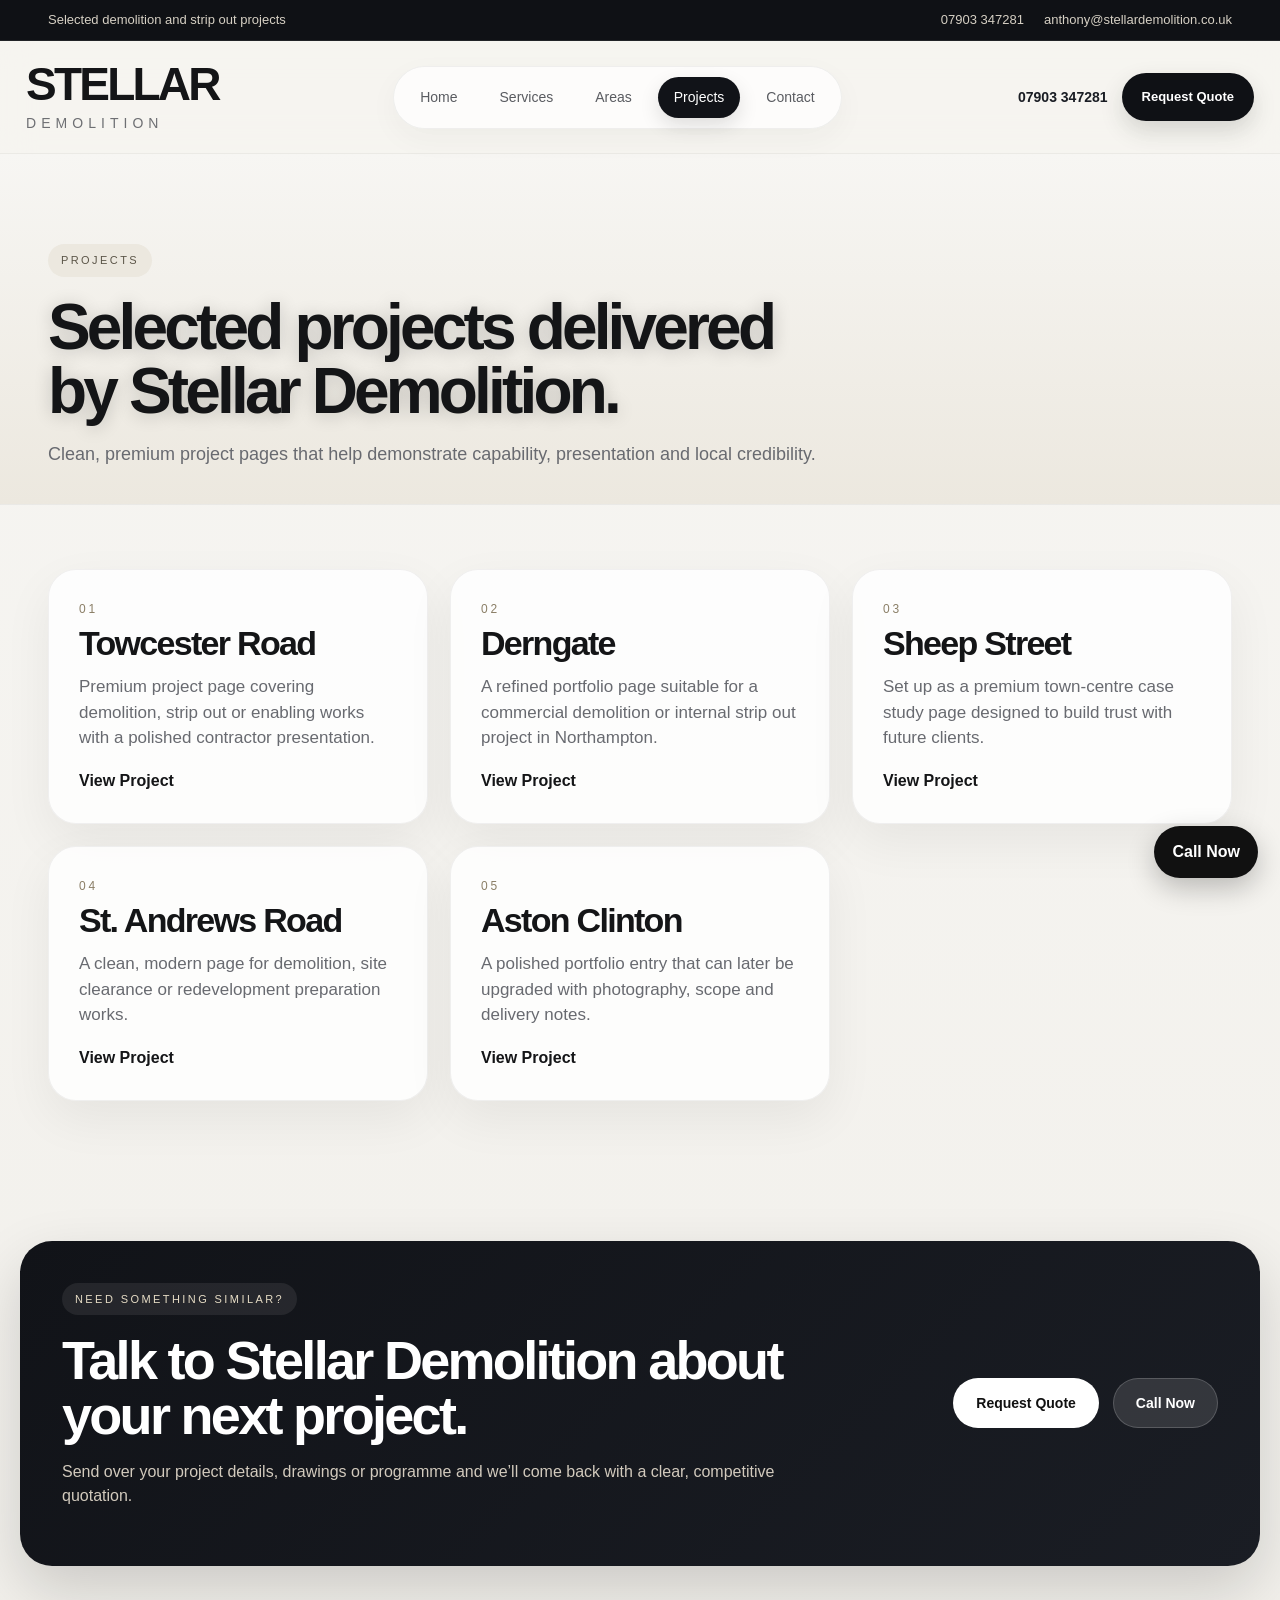
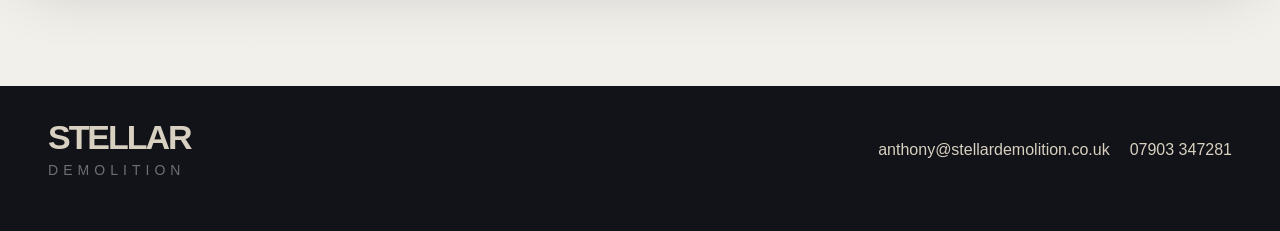
<file: projects.html>
<!DOCTYPE html>
<html lang="en">
<head>
  <meta charset="UTF-8" />
  <meta name="viewport" content="width=device-width, initial-scale=1.0" />
  <title>Projects | Stellar Demolition</title>
  <meta name="description" content="Selected demolition and strip out projects from Stellar Demolition, including Towcester Road, Derngate, Sheep Street, St. Andrews Road and Aston Clinton." />
  <meta name="robots" content="index, follow" />
  <link rel="canonical" href="https://stellardemolition.co.uk/projects.html" />
  <link rel="stylesheet" href="styles.css" />
</head>
<body>
  <div class="announcement">
    <div class="container announcement-inner">
      <span>Selected demolition and strip out projects</span>
      <div class="announcement-links">
        <a href="tel:07903347281">07903 347281</a>
        <a href="mailto:anthony@stellardemolition.co.uk">anthony@stellardemolition.co.uk</a>
      </div>
    </div>
  </div>

  
  <header class="header">
    <div class="container header-shell">
      <a href="/" class="brand">
        <div class="brand-title">STELLAR</div>
        <div class="brand-sub">DEMOLITION</div>
      </a>

      <div class="header-center">
        <nav class="main-nav">
          <a href="/">Home</a>
          <a href="/#services">Services</a>
          <a href="/#areas">Areas</a>
          <a href="projects.html" class="nav-projects">Projects</a>
          <a href="/#contact">Contact</a>
        </nav>
      </div>

      <div class="header-right">
        <a class="header-phone" href="tel:07903347281">07903 347281</a>
        <a class="header-cta" href="/#contact">Request Quote</a>
      </div>
    </div>
  </header>


  <section class="projects-hero">
    <div class="container">
      <div class="section-intro projects-intro">
        <div class="section-tag">Projects</div>
        <h1 class="projects-title">Selected projects delivered by Stellar Demolition.</h1>
        <p>Clean, premium project pages that help demonstrate capability, presentation and local credibility.</p>
      </div>
    </div>
  </section>

  <section class="content projects-page">
    <div class="container">
      <div class="case-study-grid">
        <a class="case-study-card" href="towcester-road.html">
          <div class="case-study-number">01</div>
          <h2>Towcester Road</h2>
          <p>Premium project page covering demolition, strip out or enabling works with a polished contractor presentation.</p>
          <span class="case-study-link">View Project</span>
        </a>

        <a class="case-study-card" href="derngate.html">
          <div class="case-study-number">02</div>
          <h2>Derngate</h2>
          <p>A refined portfolio page suitable for a commercial demolition or internal strip out project in Northampton.</p>
          <span class="case-study-link">View Project</span>
        </a>

        <a class="case-study-card" href="sheep-street.html">
          <div class="case-study-number">03</div>
          <h2>Sheep Street</h2>
          <p>Set up as a premium town-centre case study page designed to build trust with future clients.</p>
          <span class="case-study-link">View Project</span>
        </a>

        <a class="case-study-card" href="st-andrews-road.html">
          <div class="case-study-number">04</div>
          <h2>St. Andrews Road</h2>
          <p>A clean, modern page for demolition, site clearance or redevelopment preparation works.</p>
          <span class="case-study-link">View Project</span>
        </a>

        <a class="case-study-card" href="aston-clinton.html">
          <div class="case-study-number">05</div>
          <h2>Aston Clinton</h2>
          <p>A polished portfolio entry that can later be upgraded with photography, scope and delivery notes.</p>
          <span class="case-study-link">View Project</span>
        </a>
      </div>
    </div>
  </section>

  <section class="cta-section">
    <div class="container cta-box">
      <div>
        <div class="section-tag light">Need Something Similar?</div>
        <h2>Talk to Stellar Demolition about your next project.</h2>
        <p>Send over your project details, drawings or programme and we’ll come back with a clear, competitive quotation.</p>
      </div>
      <div class="cta-actions">
        <a class="btn btn-primary" href="/#contact">Request Quote</a>
        <a class="btn btn-secondary-light" href="tel:07903347281">Call Now</a>
      </div>
    </div>
  </section>

  <footer class="footer">
    <div class="container footer-inner">
      <div class="footer-brand">
        <div class="brand-title small">STELLAR</div>
        <div class="brand-sub">DEMOLITION</div>
      </div>
      <div class="footer-links">
        <a href="mailto:anthony@stellardemolition.co.uk">anthony@stellardemolition.co.uk</a>
        <a href="tel:07903347281">07903 347281</a>
      </div>
    </div>
  </footer>

  <a class="floating-call" href="tel:07903347281">Call Now</a>
</body>
</html>
</file>
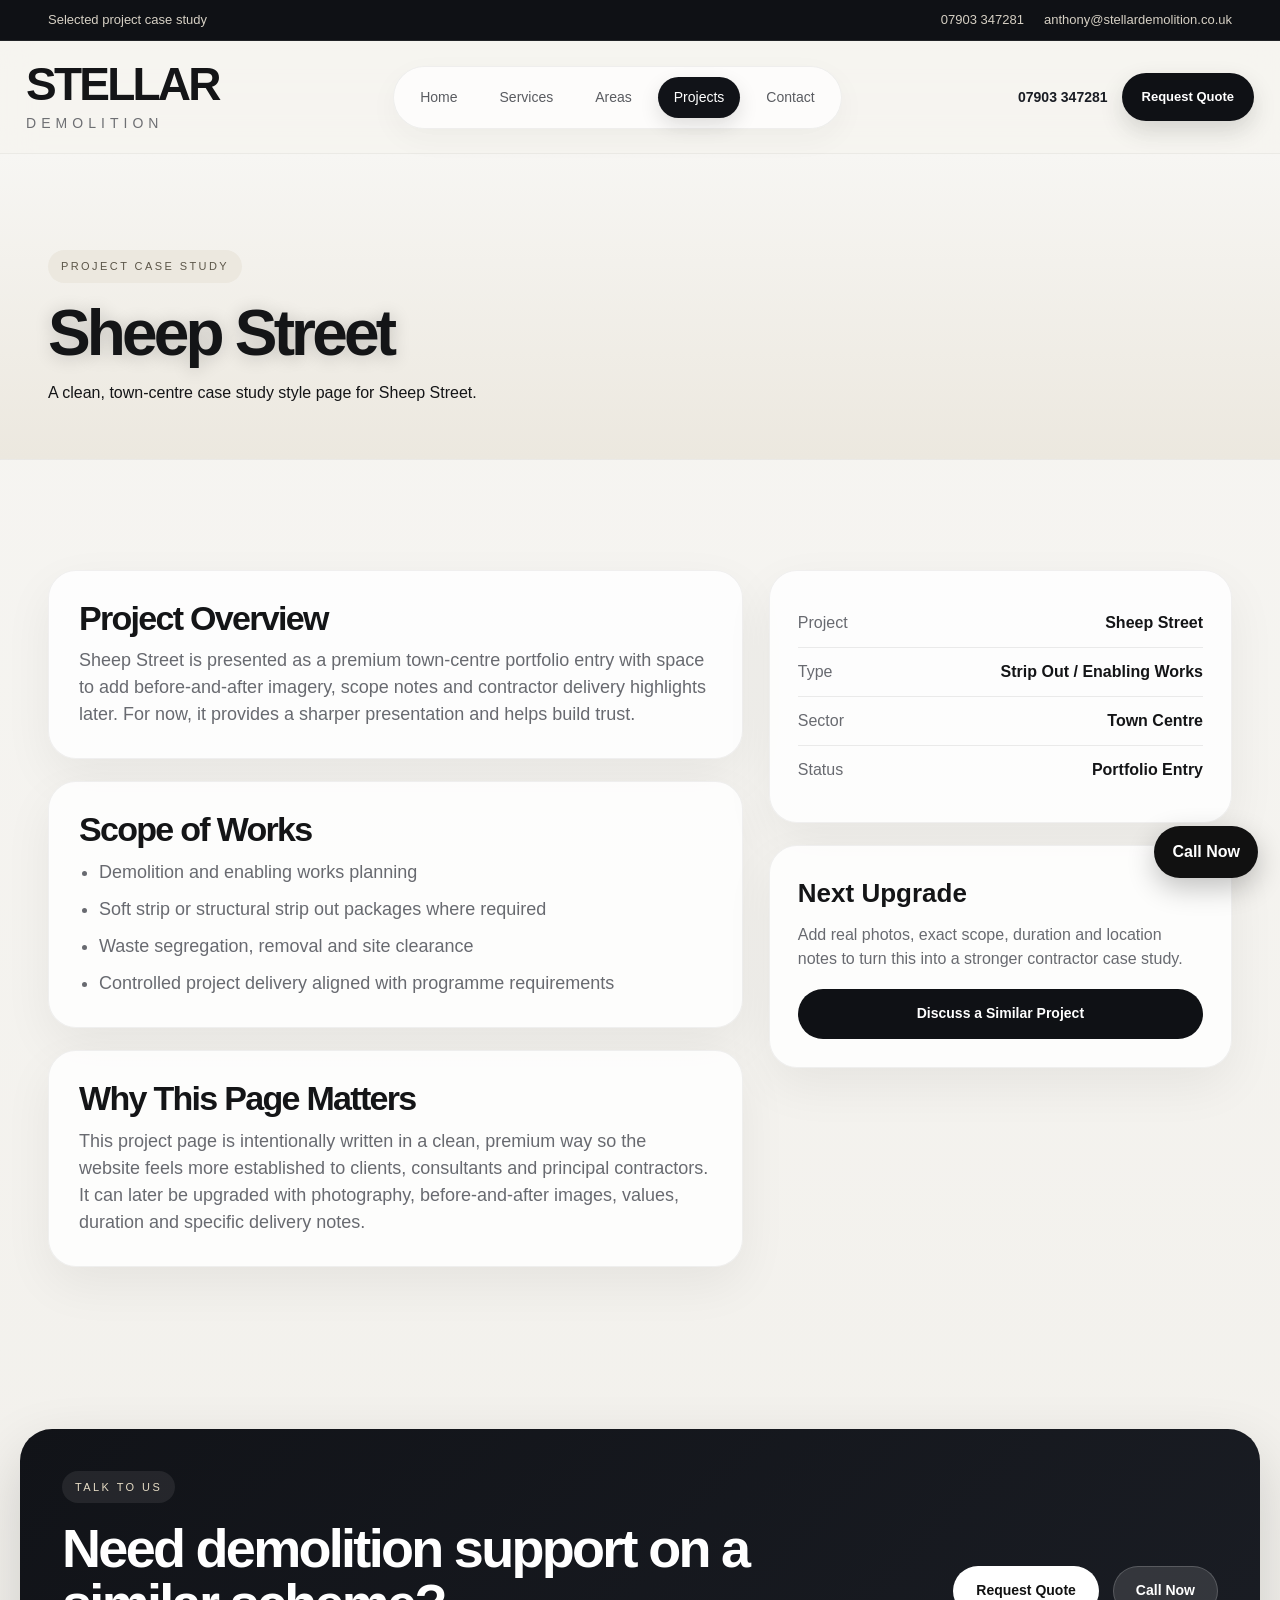
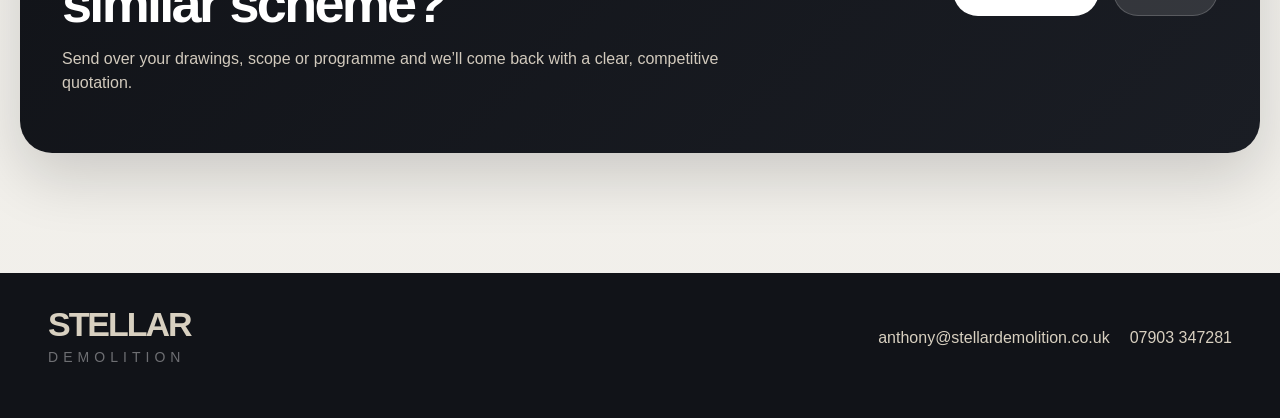
<file: sheep-street.html>
<!DOCTYPE html>
<html lang="en">
<head>
  <meta charset="UTF-8" />
  <meta name="viewport" content="width=device-width, initial-scale=1.0" />
  <title>Sheep Street | Stellar Demolition</title>
  <meta name="description" content="Sheep Street project page by Stellar Demolition. A premium case-study style page for demolition, strip out and enabling works." />
  <meta name="robots" content="index, follow" />
  <link rel="canonical" href="https://stellardemolition.co.uk/sheep-street.html" />
  <link rel="stylesheet" href="styles.css" />
</head>
<body>
  <div class="announcement">
    <div class="container announcement-inner">
      <span>Selected project case study</span>
      <div class="announcement-links">
        <a href="tel:07903347281">07903 347281</a>
        <a href="mailto:anthony@stellardemolition.co.uk">anthony@stellardemolition.co.uk</a>
      </div>
    </div>
  </div>

  
  <header class="header">
    <div class="container header-shell">
      <a href="/" class="brand">
        <div class="brand-title">STELLAR</div>
        <div class="brand-sub">DEMOLITION</div>
      </a>

      <div class="header-center">
        <nav class="main-nav">
          <a href="/">Home</a>
          <a href="/#services">Services</a>
          <a href="/#areas">Areas</a>
          <a href="projects.html" class="nav-projects">Projects</a>
          <a href="/#contact">Contact</a>
        </nav>
      </div>

      <div class="header-right">
        <a class="header-phone" href="tel:07903347281">07903 347281</a>
        <a class="header-cta" href="/#contact">Request Quote</a>
      </div>
    </div>
  </header>


  <section class="case-hero">
    <div class="container">
      <div class="case-hero-inner">
        <div class="section-tag">Project Case Study</div>
        <h1 class="projects-title">Sheep Street</h1>
        <p>A clean, town-centre case study style page for Sheep Street.</p>
      </div>
    </div>
  </section>

  <section class="content case-study-page">
    <div class="container case-study-layout">
      <div class="case-main">
        <div class="case-section">
          <h2>Project Overview</h2>
          <p>Sheep Street is presented as a premium town-centre portfolio entry with space to add before-and-after imagery, scope notes and contractor delivery highlights later. For now, it provides a sharper presentation and helps build trust.</p>
        </div>

        <div class="case-section">
          <h2>Scope of Works</h2>
          <ul class="case-list">
            <li>Demolition and enabling works planning</li>
            <li>Soft strip or structural strip out packages where required</li>
            <li>Waste segregation, removal and site clearance</li>
            <li>Controlled project delivery aligned with programme requirements</li>
          </ul>
        </div>

        <div class="case-section">
          <h2>Why This Page Matters</h2>
          <p>This project page is intentionally written in a clean, premium way so the website feels more established to clients, consultants and principal contractors. It can later be upgraded with photography, before-and-after images, values, duration and specific delivery notes.</p>
        </div>
      </div>

      <aside class="case-sidebar">
        <div class="case-info-card">
          <div class="case-info-row"><span>Project</span><strong>Sheep Street</strong></div>
          <div class="case-info-row"><span>Type</span><strong>Strip Out / Enabling Works</strong></div>
          <div class="case-info-row"><span>Sector</span><strong>Town Centre</strong></div>
          <div class="case-info-row"><span>Status</span><strong>Portfolio Entry</strong></div>
        </div>

        <div class="case-info-card">
          <h3>Next Upgrade</h3>
          <p>Add real photos, exact scope, duration and location notes to turn this into a stronger contractor case study.</p>
          <a class="btn btn-dark case-btn" href="/#contact">Discuss a Similar Project</a>
        </div>
      </aside>
    </div>
  </section>

  <section class="cta-section">
    <div class="container cta-box">
      <div>
        <div class="section-tag light">Talk to Us</div>
        <h2>Need demolition support on a similar scheme?</h2>
        <p>Send over your drawings, scope or programme and we’ll come back with a clear, competitive quotation.</p>
      </div>
      <div class="cta-actions">
        <a class="btn btn-primary" href="/#contact">Request Quote</a>
        <a class="btn btn-secondary-light" href="tel:07903347281">Call Now</a>
      </div>
    </div>
  </section>

  <footer class="footer">
    <div class="container footer-inner">
      <div class="footer-brand">
        <div class="brand-title small">STELLAR</div>
        <div class="brand-sub">DEMOLITION</div>
      </div>
      <div class="footer-links">
        <a href="mailto:anthony@stellardemolition.co.uk">anthony@stellardemolition.co.uk</a>
        <a href="tel:07903347281">07903 347281</a>
      </div>
    </div>
  </footer>

  <a class="floating-call" href="tel:07903347281">Call Now</a>
</body>
</html>
</file>
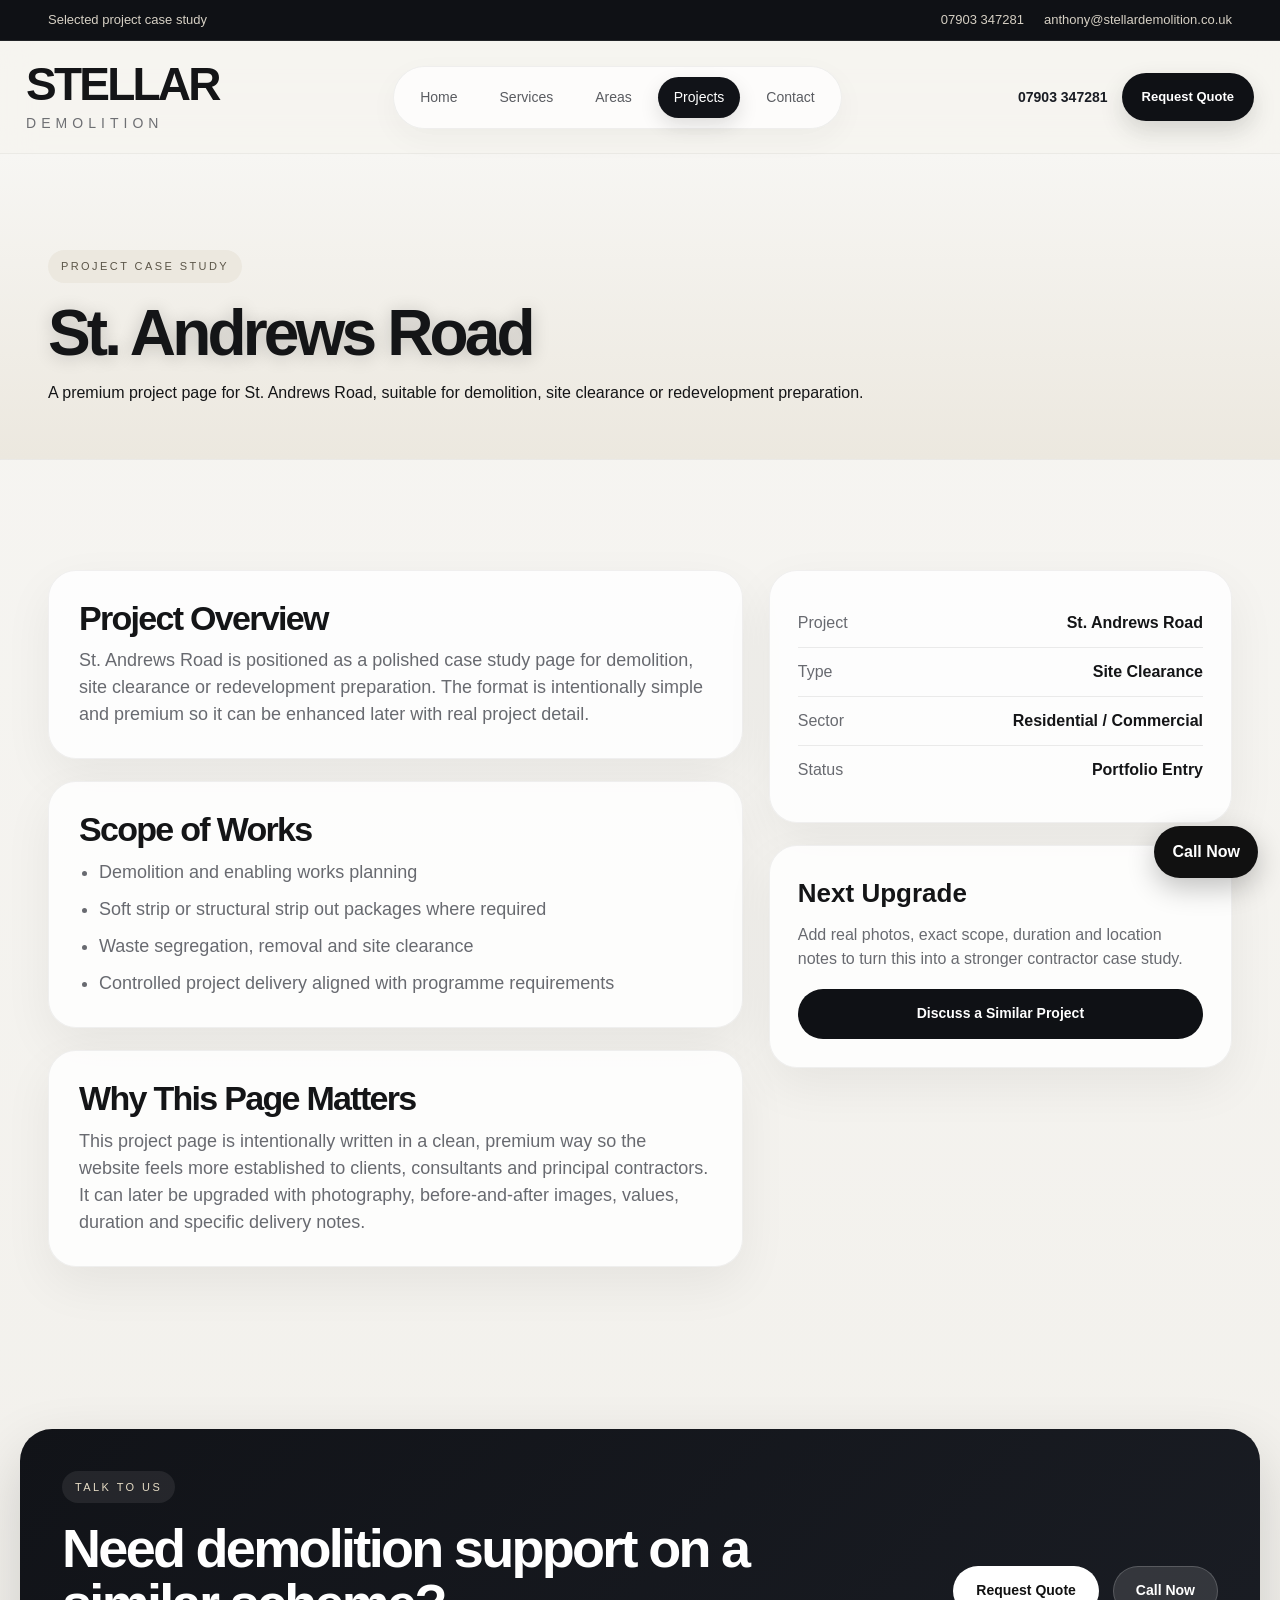
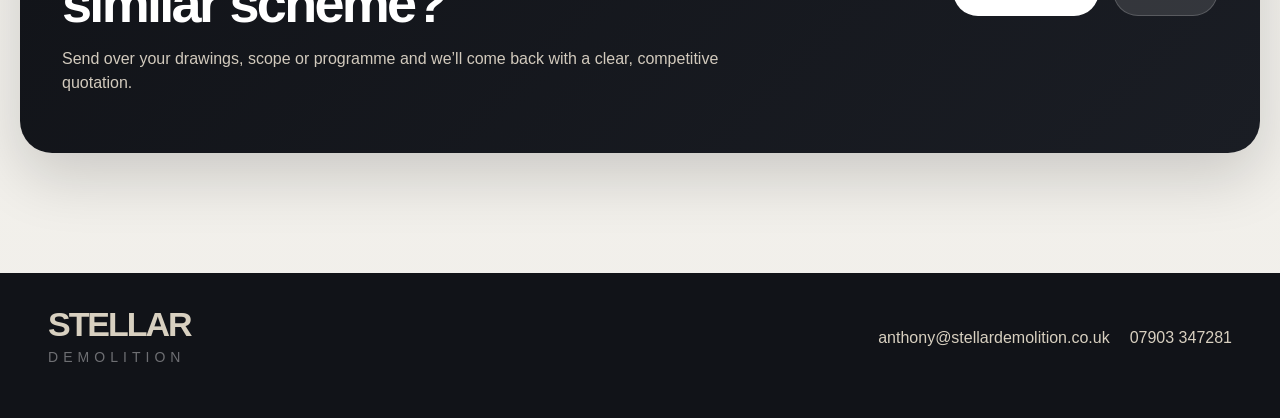
<file: st-andrews-road.html>
<!DOCTYPE html>
<html lang="en">
<head>
  <meta charset="UTF-8" />
  <meta name="viewport" content="width=device-width, initial-scale=1.0" />
  <title>St. Andrews Road | Stellar Demolition</title>
  <meta name="description" content="St. Andrews Road project page by Stellar Demolition. A premium case-study style page for demolition, strip out and enabling works." />
  <meta name="robots" content="index, follow" />
  <link rel="canonical" href="https://stellardemolition.co.uk/st-andrews-road.html" />
  <link rel="stylesheet" href="styles.css" />
</head>
<body>
  <div class="announcement">
    <div class="container announcement-inner">
      <span>Selected project case study</span>
      <div class="announcement-links">
        <a href="tel:07903347281">07903 347281</a>
        <a href="mailto:anthony@stellardemolition.co.uk">anthony@stellardemolition.co.uk</a>
      </div>
    </div>
  </div>

  
  <header class="header">
    <div class="container header-shell">
      <a href="/" class="brand">
        <div class="brand-title">STELLAR</div>
        <div class="brand-sub">DEMOLITION</div>
      </a>

      <div class="header-center">
        <nav class="main-nav">
          <a href="/">Home</a>
          <a href="/#services">Services</a>
          <a href="/#areas">Areas</a>
          <a href="projects.html" class="nav-projects">Projects</a>
          <a href="/#contact">Contact</a>
        </nav>
      </div>

      <div class="header-right">
        <a class="header-phone" href="tel:07903347281">07903 347281</a>
        <a class="header-cta" href="/#contact">Request Quote</a>
      </div>
    </div>
  </header>


  <section class="case-hero">
    <div class="container">
      <div class="case-hero-inner">
        <div class="section-tag">Project Case Study</div>
        <h1 class="projects-title">St. Andrews Road</h1>
        <p>A premium project page for St. Andrews Road, suitable for demolition, site clearance or redevelopment preparation.</p>
      </div>
    </div>
  </section>

  <section class="content case-study-page">
    <div class="container case-study-layout">
      <div class="case-main">
        <div class="case-section">
          <h2>Project Overview</h2>
          <p>St. Andrews Road is positioned as a polished case study page for demolition, site clearance or redevelopment preparation. The format is intentionally simple and premium so it can be enhanced later with real project detail.</p>
        </div>

        <div class="case-section">
          <h2>Scope of Works</h2>
          <ul class="case-list">
            <li>Demolition and enabling works planning</li>
            <li>Soft strip or structural strip out packages where required</li>
            <li>Waste segregation, removal and site clearance</li>
            <li>Controlled project delivery aligned with programme requirements</li>
          </ul>
        </div>

        <div class="case-section">
          <h2>Why This Page Matters</h2>
          <p>This project page is intentionally written in a clean, premium way so the website feels more established to clients, consultants and principal contractors. It can later be upgraded with photography, before-and-after images, values, duration and specific delivery notes.</p>
        </div>
      </div>

      <aside class="case-sidebar">
        <div class="case-info-card">
          <div class="case-info-row"><span>Project</span><strong>St. Andrews Road</strong></div>
          <div class="case-info-row"><span>Type</span><strong>Site Clearance</strong></div>
          <div class="case-info-row"><span>Sector</span><strong>Residential / Commercial</strong></div>
          <div class="case-info-row"><span>Status</span><strong>Portfolio Entry</strong></div>
        </div>

        <div class="case-info-card">
          <h3>Next Upgrade</h3>
          <p>Add real photos, exact scope, duration and location notes to turn this into a stronger contractor case study.</p>
          <a class="btn btn-dark case-btn" href="/#contact">Discuss a Similar Project</a>
        </div>
      </aside>
    </div>
  </section>

  <section class="cta-section">
    <div class="container cta-box">
      <div>
        <div class="section-tag light">Talk to Us</div>
        <h2>Need demolition support on a similar scheme?</h2>
        <p>Send over your drawings, scope or programme and we’ll come back with a clear, competitive quotation.</p>
      </div>
      <div class="cta-actions">
        <a class="btn btn-primary" href="/#contact">Request Quote</a>
        <a class="btn btn-secondary-light" href="tel:07903347281">Call Now</a>
      </div>
    </div>
  </section>

  <footer class="footer">
    <div class="container footer-inner">
      <div class="footer-brand">
        <div class="brand-title small">STELLAR</div>
        <div class="brand-sub">DEMOLITION</div>
      </div>
      <div class="footer-links">
        <a href="mailto:anthony@stellardemolition.co.uk">anthony@stellardemolition.co.uk</a>
        <a href="tel:07903347281">07903 347281</a>
      </div>
    </div>
  </footer>

  <a class="floating-call" href="tel:07903347281">Call Now</a>
</body>
</html>
</file>
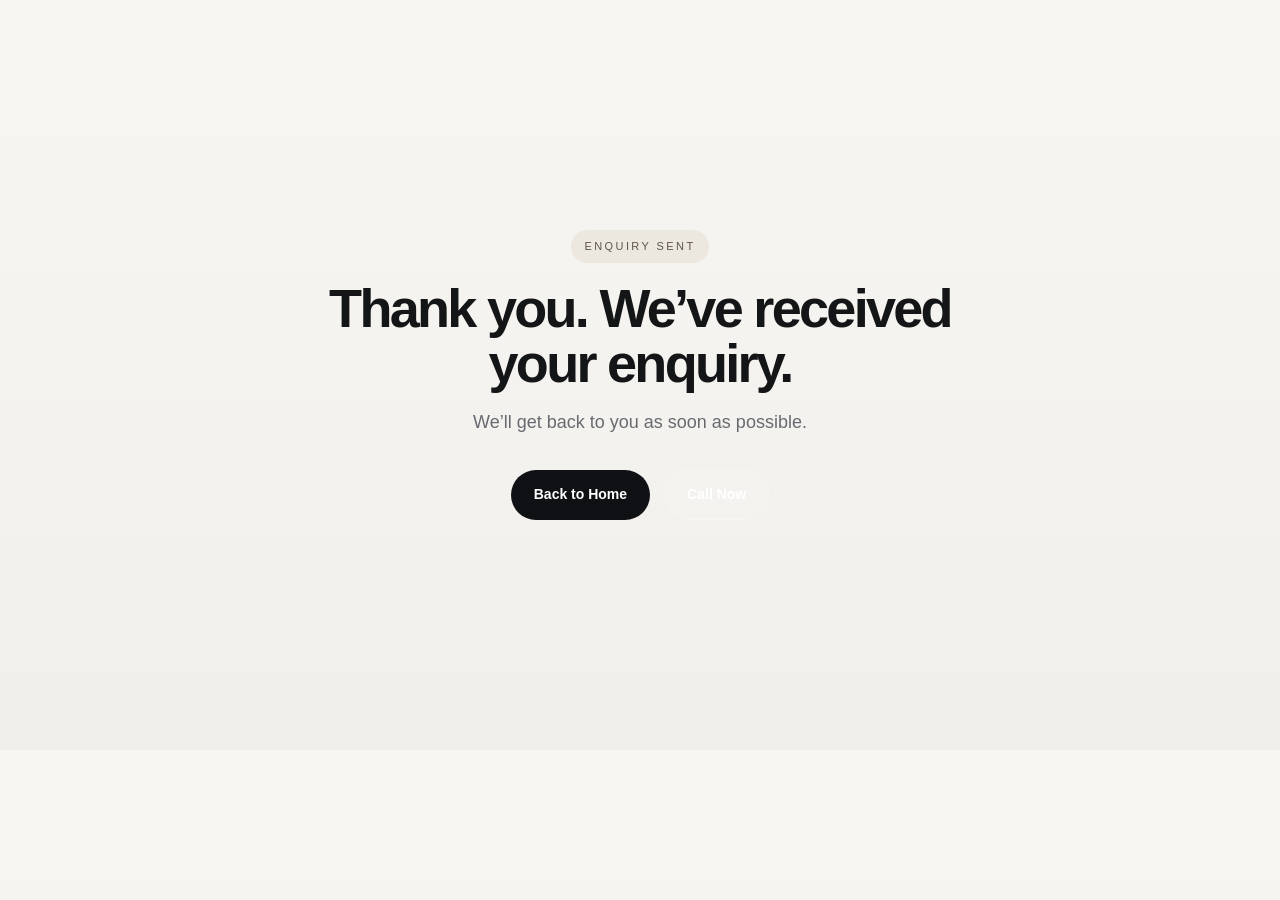
<file: thanks.html>
<!DOCTYPE html>
<html lang="en">
<head>
  <meta charset="UTF-8" />
  <meta name="viewport" content="width=device-width, initial-scale=1.0" />
  <title>Thank You | Stellar Demolition</title>
  <link rel="stylesheet" href="styles.css" />
</head>
<body>
  <section class="content">
    <div class="container" style="max-width:760px;text-align:center;padding-top:120px;padding-bottom:120px;">
      <div class="section-tag">Enquiry Sent</div>
      <h2>Thank you. We’ve received your enquiry.</h2>
      <p style="font-size:18px;color:#686a70;">We’ll get back to you as soon as possible.</p>
      <div class="actions" style="justify-content:center;">
        <a class="btn btn-dark" href="/">Back to Home</a>
        <a class="btn btn-secondary-light" href="tel:07903347281">Call Now</a>
      </div>
    </div>
  </section>
</body>
</html>
</file>
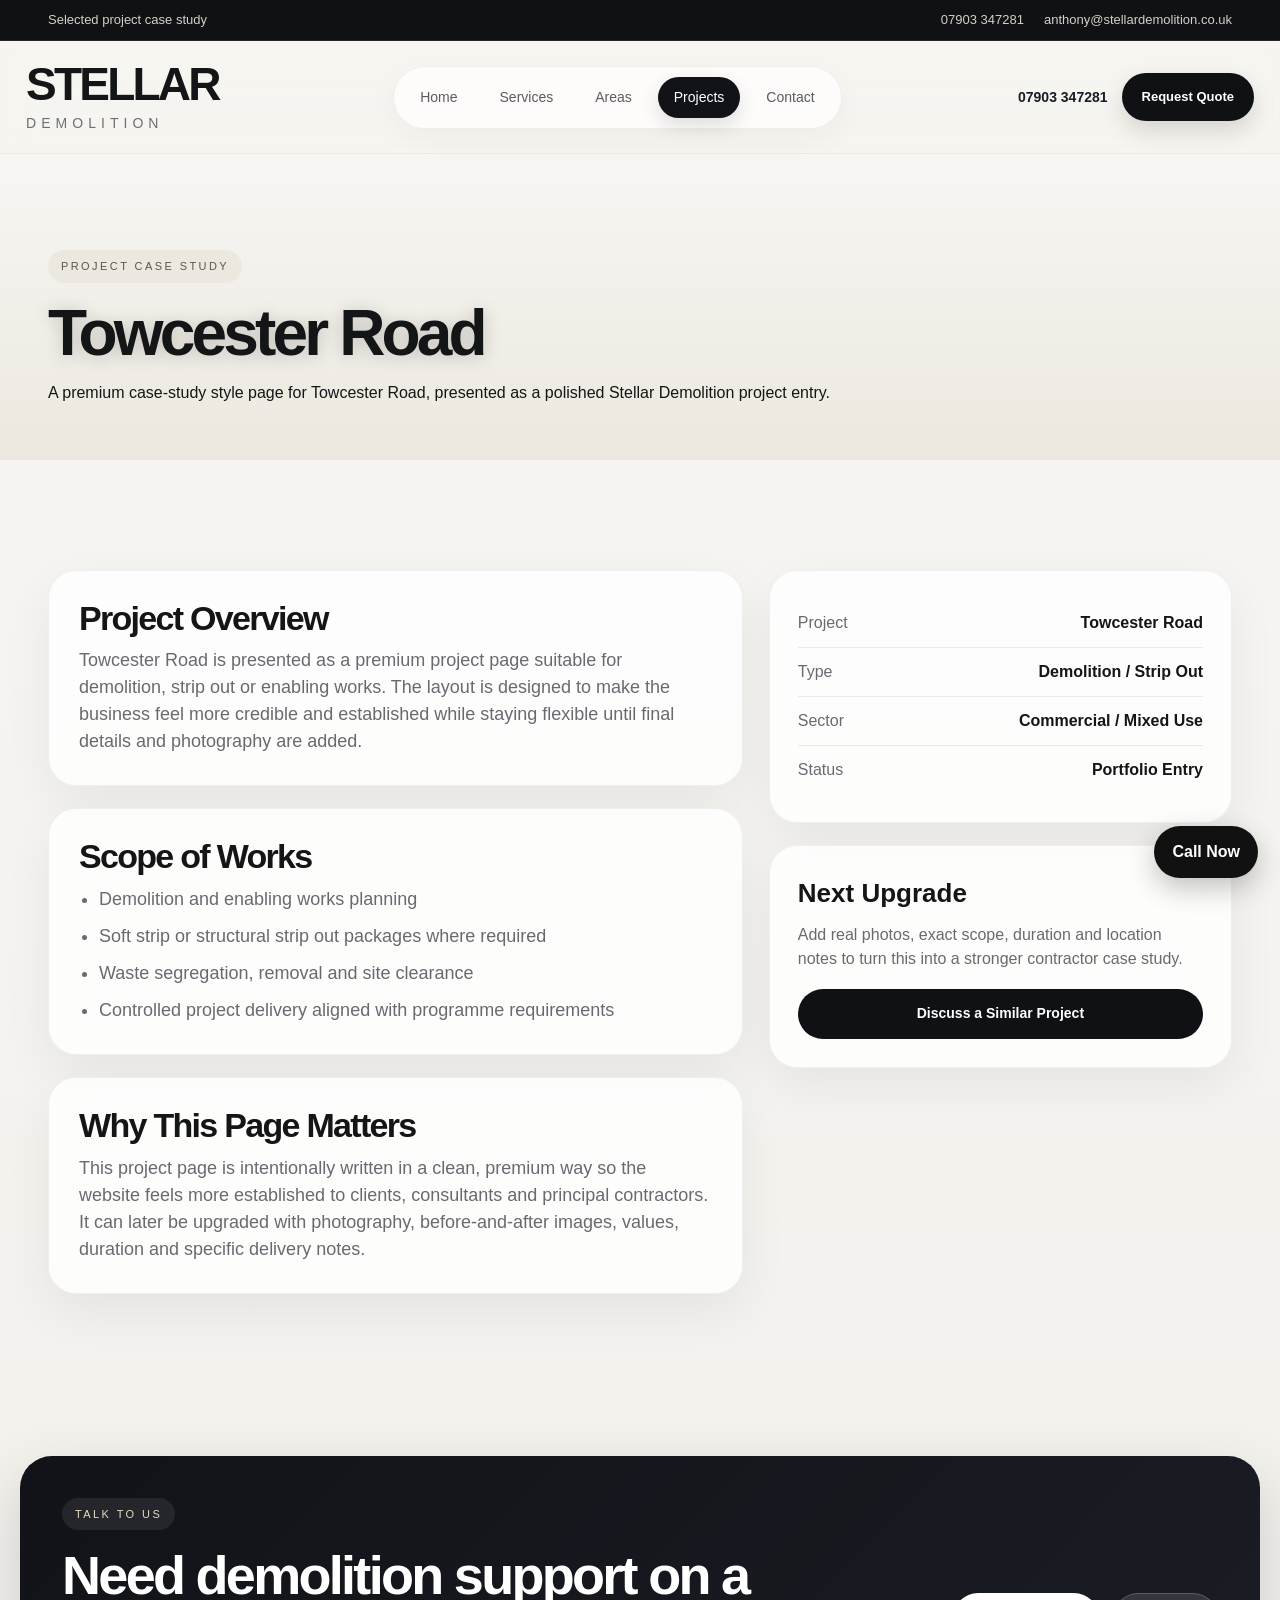
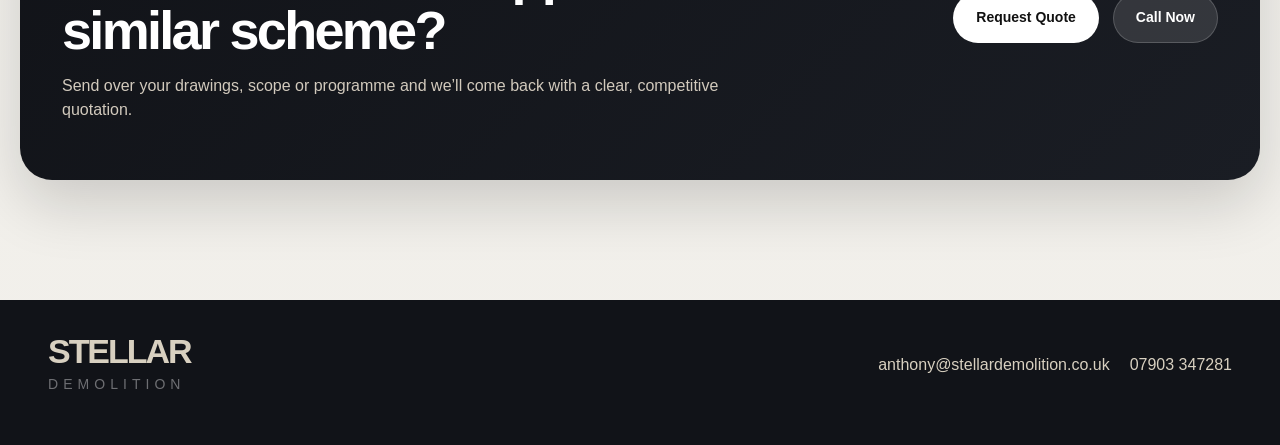
<file: towcester-road.html>
<!DOCTYPE html>
<html lang="en">
<head>
  <meta charset="UTF-8" />
  <meta name="viewport" content="width=device-width, initial-scale=1.0" />
  <title>Towcester Road | Stellar Demolition</title>
  <meta name="description" content="Towcester Road project page by Stellar Demolition. A premium case-study style page for demolition, strip out and enabling works." />
  <meta name="robots" content="index, follow" />
  <link rel="canonical" href="https://stellardemolition.co.uk/towcester-road.html" />
  <link rel="stylesheet" href="styles.css" />
</head>
<body>
  <div class="announcement">
    <div class="container announcement-inner">
      <span>Selected project case study</span>
      <div class="announcement-links">
        <a href="tel:07903347281">07903 347281</a>
        <a href="mailto:anthony@stellardemolition.co.uk">anthony@stellardemolition.co.uk</a>
      </div>
    </div>
  </div>

  
  <header class="header">
    <div class="container header-shell">
      <a href="/" class="brand">
        <div class="brand-title">STELLAR</div>
        <div class="brand-sub">DEMOLITION</div>
      </a>

      <div class="header-center">
        <nav class="main-nav">
          <a href="/">Home</a>
          <a href="/#services">Services</a>
          <a href="/#areas">Areas</a>
          <a href="projects.html" class="nav-projects">Projects</a>
          <a href="/#contact">Contact</a>
        </nav>
      </div>

      <div class="header-right">
        <a class="header-phone" href="tel:07903347281">07903 347281</a>
        <a class="header-cta" href="/#contact">Request Quote</a>
      </div>
    </div>
  </header>


  <section class="case-hero">
    <div class="container">
      <div class="case-hero-inner">
        <div class="section-tag">Project Case Study</div>
        <h1 class="projects-title">Towcester Road</h1>
        <p>A premium case-study style page for Towcester Road, presented as a polished Stellar Demolition project entry.</p>
      </div>
    </div>
  </section>

  <section class="content case-study-page">
    <div class="container case-study-layout">
      <div class="case-main">
        <div class="case-section">
          <h2>Project Overview</h2>
          <p>Towcester Road is presented as a premium project page suitable for demolition, strip out or enabling works. The layout is designed to make the business feel more credible and established while staying flexible until final details and photography are added.</p>
        </div>

        <div class="case-section">
          <h2>Scope of Works</h2>
          <ul class="case-list">
            <li>Demolition and enabling works planning</li>
            <li>Soft strip or structural strip out packages where required</li>
            <li>Waste segregation, removal and site clearance</li>
            <li>Controlled project delivery aligned with programme requirements</li>
          </ul>
        </div>

        <div class="case-section">
          <h2>Why This Page Matters</h2>
          <p>This project page is intentionally written in a clean, premium way so the website feels more established to clients, consultants and principal contractors. It can later be upgraded with photography, before-and-after images, values, duration and specific delivery notes.</p>
        </div>
      </div>

      <aside class="case-sidebar">
        <div class="case-info-card">
          <div class="case-info-row"><span>Project</span><strong>Towcester Road</strong></div>
          <div class="case-info-row"><span>Type</span><strong>Demolition / Strip Out</strong></div>
          <div class="case-info-row"><span>Sector</span><strong>Commercial / Mixed Use</strong></div>
          <div class="case-info-row"><span>Status</span><strong>Portfolio Entry</strong></div>
        </div>

        <div class="case-info-card">
          <h3>Next Upgrade</h3>
          <p>Add real photos, exact scope, duration and location notes to turn this into a stronger contractor case study.</p>
          <a class="btn btn-dark case-btn" href="/#contact">Discuss a Similar Project</a>
        </div>
      </aside>
    </div>
  </section>

  <section class="cta-section">
    <div class="container cta-box">
      <div>
        <div class="section-tag light">Talk to Us</div>
        <h2>Need demolition support on a similar scheme?</h2>
        <p>Send over your drawings, scope or programme and we’ll come back with a clear, competitive quotation.</p>
      </div>
      <div class="cta-actions">
        <a class="btn btn-primary" href="/#contact">Request Quote</a>
        <a class="btn btn-secondary-light" href="tel:07903347281">Call Now</a>
      </div>
    </div>
  </section>

  <footer class="footer">
    <div class="container footer-inner">
      <div class="footer-brand">
        <div class="brand-title small">STELLAR</div>
        <div class="brand-sub">DEMOLITION</div>
      </div>
      <div class="footer-links">
        <a href="mailto:anthony@stellardemolition.co.uk">anthony@stellardemolition.co.uk</a>
        <a href="tel:07903347281">07903 347281</a>
      </div>
    </div>
  </footer>

  <a class="floating-call" href="tel:07903347281">Call Now</a>
</body>
</html>
</file>
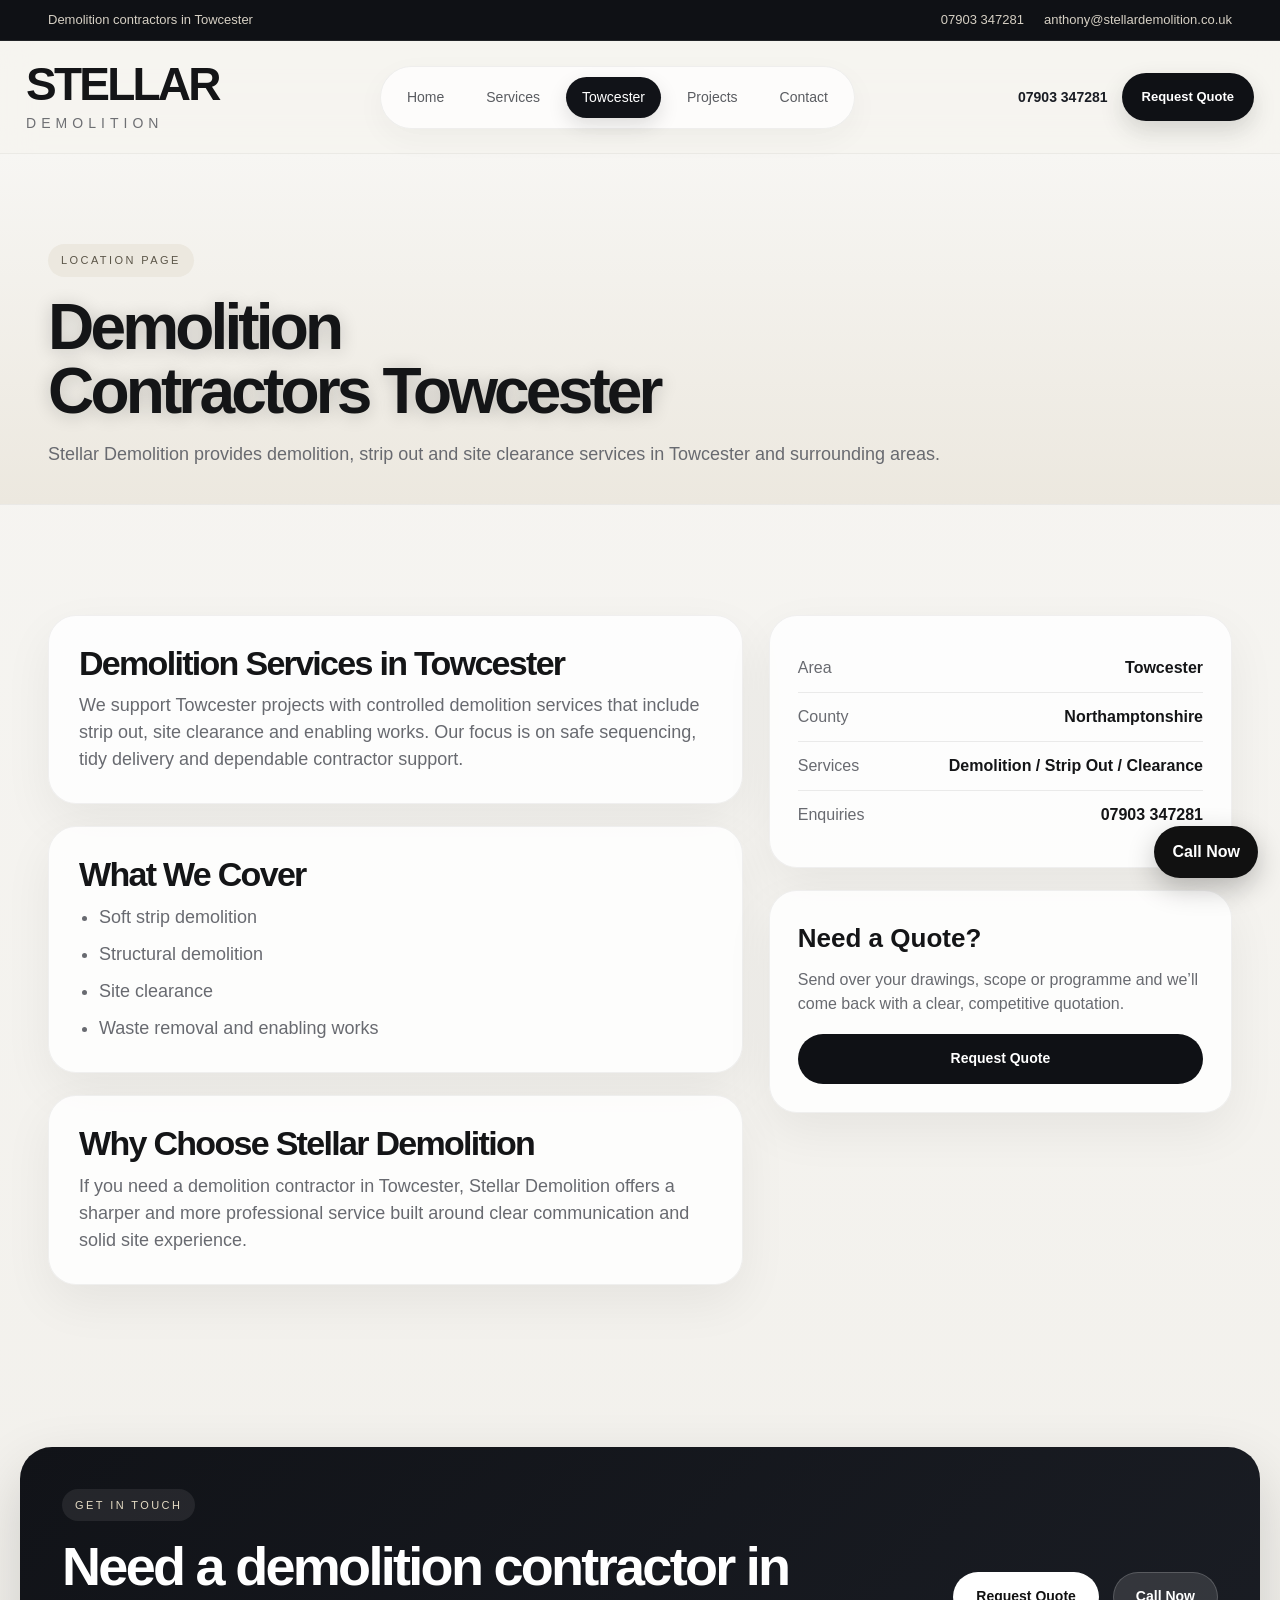
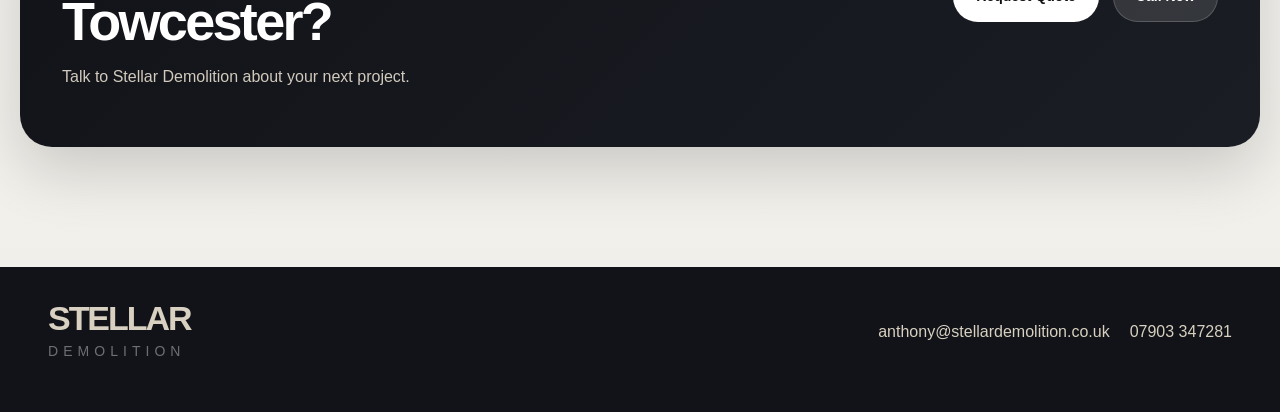
<file: towcester.html>
<!DOCTYPE html>
<html lang="en">
<head>
  <meta charset="UTF-8" />
  <meta name="viewport" content="width=device-width, initial-scale=1.0" />
  <title>Demolition Contractors Towcester | Stellar Demolition</title>
  <meta name="description" content="Demolition contractors in Towcester. Stellar Demolition provides demolition, strip out and site clearance services in Towcester." />
  <meta name="robots" content="index, follow" />
  <link rel="canonical" href="https://stellardemolition.co.uk/towcester.html" />
  <link rel="stylesheet" href="styles.css" />
</head>
<body>
  <div class="announcement">
    <div class="container announcement-inner">
      <span>Demolition contractors in Towcester</span>
      <div class="announcement-links">
        <a href="tel:07903347281">07903 347281</a>
        <a href="mailto:anthony@stellardemolition.co.uk">anthony@stellardemolition.co.uk</a>
      </div>
    </div>
  </div>

  <header class="header">
    <div class="container header-shell">
      <a href="/" class="brand">
        <div class="brand-title">STELLAR</div>
        <div class="brand-sub">DEMOLITION</div>
      </a>
      <div class="header-center">
        <nav class="main-nav">
          <a href="/">Home</a>
          <a href="/#services">Services</a>
          <a href="towcester.html" class="nav-projects">Towcester</a>
          <a href="projects.html">Projects</a>
          <a href="/#contact">Contact</a>
        </nav>
      </div>
      <div class="header-right">
        <a class="header-phone" href="tel:07903347281">07903 347281</a>
        <a class="header-cta" href="/#contact">Request Quote</a>
      </div>
    </div>
  </header>

  <section class="projects-hero">
    <div class="container">
      <div class="section-intro projects-intro">
        <div class="section-tag">Location Page</div>
        <h1 class="projects-title">Demolition Contractors Towcester</h1>
        <p>Stellar Demolition provides demolition, strip out and site clearance services in Towcester and surrounding areas.</p>
      </div>
    </div>
  </section>

  <section class="content">
    <div class="container case-study-layout">
      <div class="case-main">
        <div class="case-section">
          <h2>Demolition Services in Towcester</h2>
          <p>We support Towcester projects with controlled demolition services that include strip out, site clearance and enabling works. Our focus is on safe sequencing, tidy delivery and dependable contractor support.</p>
        </div>
        <div class="case-section">
          <h2>What We Cover</h2>
          <ul class="case-list">
            <li>Soft strip demolition</li>
            <li>Structural demolition</li>
            <li>Site clearance</li>
            <li>Waste removal and enabling works</li>
          </ul>
        </div>
        <div class="case-section">
          <h2>Why Choose Stellar Demolition</h2>
          <p>If you need a demolition contractor in Towcester, Stellar Demolition offers a sharper and more professional service built around clear communication and solid site experience.</p>
        </div>
      </div>

      <aside class="case-sidebar">
        <div class="case-info-card">
          <div class="case-info-row"><span>Area</span><strong>Towcester</strong></div>
          <div class="case-info-row"><span>County</span><strong>Northamptonshire</strong></div>
          <div class="case-info-row"><span>Services</span><strong>Demolition / Strip Out / Clearance</strong></div>
          <div class="case-info-row"><span>Enquiries</span><strong>07903 347281</strong></div>
        </div>
        <div class="case-info-card">
          <h3>Need a Quote?</h3>
          <p>Send over your drawings, scope or programme and we’ll come back with a clear, competitive quotation.</p>
          <a class="btn btn-dark case-btn" href="/#contact">Request Quote</a>
        </div>
      </aside>
    </div>
  </section>

  <section class="cta-section">
    <div class="container cta-box">
      <div>
        <div class="section-tag light">Get in Touch</div>
        <h2>Need a demolition contractor in Towcester?</h2>
        <p>Talk to Stellar Demolition about your next project.</p>
      </div>
      <div class="cta-actions">
        <a class="btn btn-primary" href="/#contact">Request Quote</a>
        <a class="btn btn-secondary-light" href="tel:07903347281">Call Now</a>
      </div>
    </div>
  </section>

  <footer class="footer">
    <div class="container footer-inner">
      <div class="footer-brand">
        <div class="brand-title small">STELLAR</div>
        <div class="brand-sub">DEMOLITION</div>
      </div>
      <div class="footer-links">
        <a href="mailto:anthony@stellardemolition.co.uk">anthony@stellardemolition.co.uk</a>
        <a href="tel:07903347281">07903 347281</a>
      </div>
    </div>
  </footer>

  <a class="floating-call" href="tel:07903347281">Call Now</a>
</body>
</html>
</file>
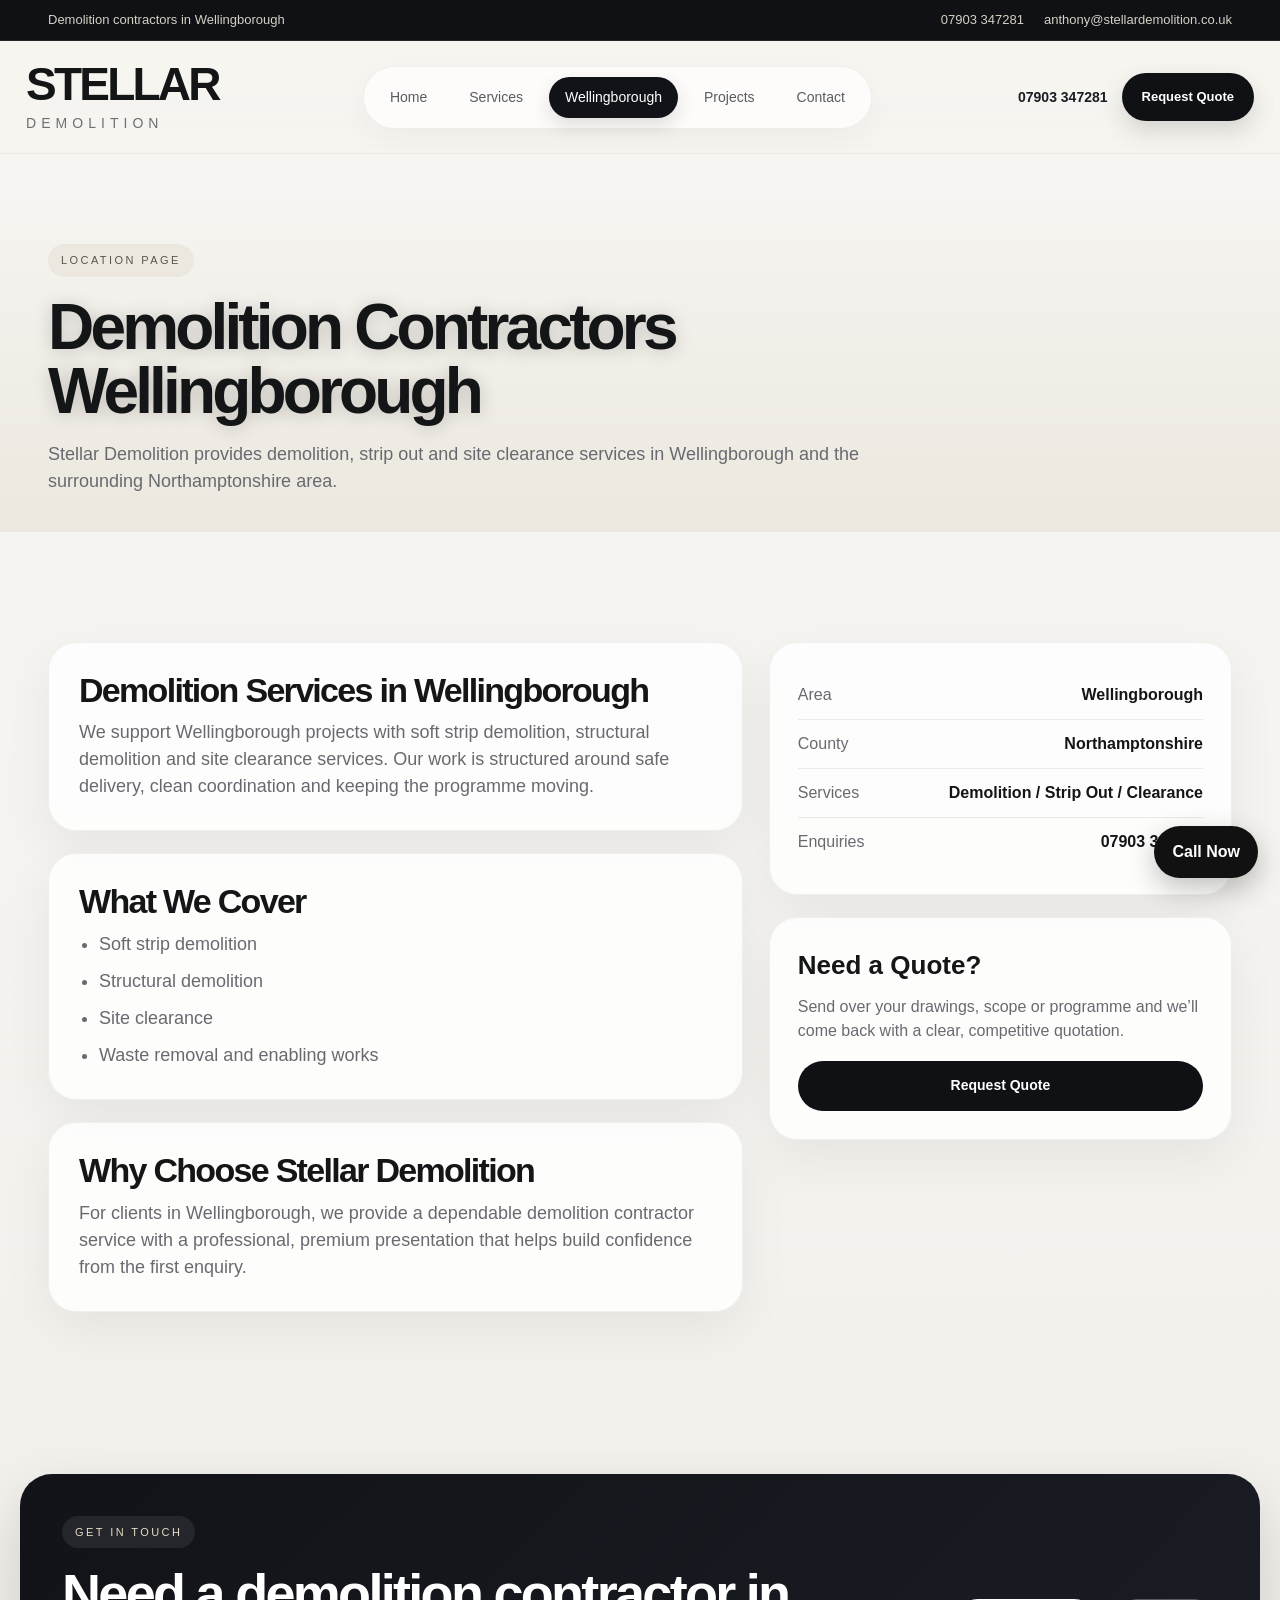
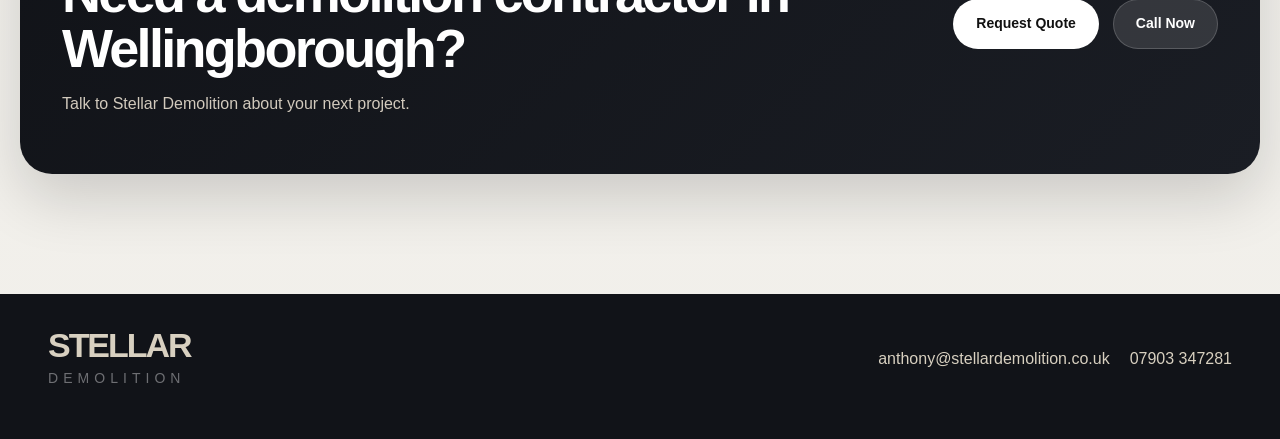
<file: wellingborough.html>
<!DOCTYPE html>
<html lang="en">
<head>
  <meta charset="UTF-8" />
  <meta name="viewport" content="width=device-width, initial-scale=1.0" />
  <title>Demolition Contractors Wellingborough | Stellar Demolition</title>
  <meta name="description" content="Demolition contractors in Wellingborough. Stellar Demolition provides demolition, strip out and site clearance services in Wellingborough." />
  <meta name="robots" content="index, follow" />
  <link rel="canonical" href="https://stellardemolition.co.uk/wellingborough.html" />
  <link rel="stylesheet" href="styles.css" />
</head>
<body>
  <div class="announcement">
    <div class="container announcement-inner">
      <span>Demolition contractors in Wellingborough</span>
      <div class="announcement-links">
        <a href="tel:07903347281">07903 347281</a>
        <a href="mailto:anthony@stellardemolition.co.uk">anthony@stellardemolition.co.uk</a>
      </div>
    </div>
  </div>

  <header class="header">
    <div class="container header-shell">
      <a href="/" class="brand">
        <div class="brand-title">STELLAR</div>
        <div class="brand-sub">DEMOLITION</div>
      </a>
      <div class="header-center">
        <nav class="main-nav">
          <a href="/">Home</a>
          <a href="/#services">Services</a>
          <a href="wellingborough.html" class="nav-projects">Wellingborough</a>
          <a href="projects.html">Projects</a>
          <a href="/#contact">Contact</a>
        </nav>
      </div>
      <div class="header-right">
        <a class="header-phone" href="tel:07903347281">07903 347281</a>
        <a class="header-cta" href="/#contact">Request Quote</a>
      </div>
    </div>
  </header>

  <section class="projects-hero">
    <div class="container">
      <div class="section-intro projects-intro">
        <div class="section-tag">Location Page</div>
        <h1 class="projects-title">Demolition Contractors Wellingborough</h1>
        <p>Stellar Demolition provides demolition, strip out and site clearance services in Wellingborough and the surrounding Northamptonshire area.</p>
      </div>
    </div>
  </section>

  <section class="content">
    <div class="container case-study-layout">
      <div class="case-main">
        <div class="case-section">
          <h2>Demolition Services in Wellingborough</h2>
          <p>We support Wellingborough projects with soft strip demolition, structural demolition and site clearance services. Our work is structured around safe delivery, clean coordination and keeping the programme moving.</p>
        </div>
        <div class="case-section">
          <h2>What We Cover</h2>
          <ul class="case-list">
            <li>Soft strip demolition</li>
            <li>Structural demolition</li>
            <li>Site clearance</li>
            <li>Waste removal and enabling works</li>
          </ul>
        </div>
        <div class="case-section">
          <h2>Why Choose Stellar Demolition</h2>
          <p>For clients in Wellingborough, we provide a dependable demolition contractor service with a professional, premium presentation that helps build confidence from the first enquiry.</p>
        </div>
      </div>

      <aside class="case-sidebar">
        <div class="case-info-card">
          <div class="case-info-row"><span>Area</span><strong>Wellingborough</strong></div>
          <div class="case-info-row"><span>County</span><strong>Northamptonshire</strong></div>
          <div class="case-info-row"><span>Services</span><strong>Demolition / Strip Out / Clearance</strong></div>
          <div class="case-info-row"><span>Enquiries</span><strong>07903 347281</strong></div>
        </div>
        <div class="case-info-card">
          <h3>Need a Quote?</h3>
          <p>Send over your drawings, scope or programme and we’ll come back with a clear, competitive quotation.</p>
          <a class="btn btn-dark case-btn" href="/#contact">Request Quote</a>
        </div>
      </aside>
    </div>
  </section>

  <section class="cta-section">
    <div class="container cta-box">
      <div>
        <div class="section-tag light">Get in Touch</div>
        <h2>Need a demolition contractor in Wellingborough?</h2>
        <p>Talk to Stellar Demolition about your next project.</p>
      </div>
      <div class="cta-actions">
        <a class="btn btn-primary" href="/#contact">Request Quote</a>
        <a class="btn btn-secondary-light" href="tel:07903347281">Call Now</a>
      </div>
    </div>
  </section>

  <footer class="footer">
    <div class="container footer-inner">
      <div class="footer-brand">
        <div class="brand-title small">STELLAR</div>
        <div class="brand-sub">DEMOLITION</div>
      </div>
      <div class="footer-links">
        <a href="mailto:anthony@stellardemolition.co.uk">anthony@stellardemolition.co.uk</a>
        <a href="tel:07903347281">07903 347281</a>
      </div>
    </div>
  </footer>

  <a class="floating-call" href="tel:07903347281">Call Now</a>
</body>
</html>
</file>
<file: styles.css>
:root{
  --bg:#f4f4f2;
  --surface:#ffffff;
  --surface-2:#f0efec;
  --line:#dedcd6;
  --text:#141517;
  --muted:#686a70;
  --dark:#0f1115;
  --dark-2:#171a20;
  --gold:#c4a66b;
  --max:1240px;
  --shadow:0 18px 50px rgba(0,0,0,.08);
}
*{box-sizing:border-box}
html{scroll-behavior:smooth}
body{margin:0;font-family:Arial, Helvetica, sans-serif;color:var(--text);background:linear-gradient(180deg,#f7f6f3 0%, #f1efea 100%);line-height:1.5}
a{color:inherit;text-decoration:none}
.container{max-width:var(--max);margin:0 auto;padding:0 28px}
.announcement{background:var(--dark);color:#d6d0c4;font-size:13px;border-bottom:1px solid rgba(255,255,255,.08)}
.announcement-inner{min-height:40px;display:flex;align-items:center;justify-content:space-between;gap:16px}
.announcement-links{display:flex;gap:20px}
.header{position:sticky;top:0;z-index:1000;padding:14px 0;background:rgba(246,244,239,.82);backdrop-filter:blur(16px);border-bottom:1px solid rgba(20,21,23,.05)}
.header-shell{min-height:84px;display:grid;grid-template-columns:auto 1fr auto;align-items:center;gap:28px;padding:0 6px}
.brand-title{font-size:46px;line-height:1;font-weight:700;letter-spacing:-.06em}
.brand-title.small{font-size:34px}
.brand-sub{margin-top:6px;font-size:14px;letter-spacing:.36em;color:#6e6f73}
.main-nav{display:inline-flex;align-items:center;gap:10px;padding:10px;border-radius:999px;background:rgba(255,255,255,.68);border:1px solid rgba(20,21,23,.06);box-shadow:0 10px 30px rgba(0,0,0,.04);font-size:14px;color:#5a5c61}
.main-nav a{padding:10px 16px;border-radius:999px;transition:all .2s ease}.main-nav a:hover{color:#101114;background:rgba(20,21,23,.05)}
.header-right{display:flex;align-items:center;gap:12px}.header-center{display:flex;justify-content:center}.header-phone{padding:0 2px;font-size:14px;font-weight:700;color:#1a1d24}.header-cta{min-height:48px;padding:0 20px;border-radius:999px;display:inline-flex;align-items:center;justify-content:center;background:var(--dark);color:#fff;font-size:13px;font-weight:700;box-shadow:0 10px 24px rgba(0,0,0,.14)}
.hero{position:relative;overflow:hidden;color:#fff;min-height:760px;background:#0d1016}
.hero-bg{position:absolute;inset:-2%;background:url('hero.jpg') center 38%/cover no-repeat;filter:grayscale(100%) contrast(108%) brightness(90%);transform:scale(1.04)}
.hero-overlay{position:absolute;inset:0;background:linear-gradient(90deg, rgba(8,10,14,.72) 0%, rgba(8,10,14,.40) 42%, rgba(8,10,14,.56) 100%),linear-gradient(180deg, rgba(0,0,0,.08) 0%, rgba(0,0,0,.22) 100%)}
.hero-vignette{position:absolute;inset:0;background:radial-gradient(circle at 78% 24%, rgba(255,255,255,.18), transparent 22%),radial-gradient(circle at 20% 80%, rgba(196,166,107,.10), transparent 28%);mix-blend-mode:screen;opacity:.62}
.hero-grid{position:relative;z-index:2;display:grid;grid-template-columns:1.1fr .9fr;gap:44px;padding:120px 28px 110px;align-items:center}
.hero-copy{max-width:720px}
.eyebrow{display:inline-flex;border:1px solid rgba(255,255,255,.18);border-radius:999px;padding:8px 14px;font-size:11px;text-transform:uppercase;letter-spacing:.24em;color:#ece2cc;background:rgba(255,255,255,.04)}
h1{margin:22px 0 0;font-size:72px;line-height:.98;letter-spacing:-.06em;font-weight:700;max-width:860px;text-wrap:balance;text-shadow:0 2px 18px rgba(0,0,0,.20)}
.hero p{margin:24px 0 0;max-width:650px;color:#f0ebe1;font-size:19px;text-shadow:0 2px 14px rgba(0,0,0,.18)}
.actions{display:flex;gap:14px;flex-wrap:wrap;margin-top:34px}
.hero-metrics{margin-top:44px;display:grid;grid-template-columns:repeat(3,1fr);gap:18px;max-width:620px}
.metric{padding-top:18px;border-top:1px solid rgba(255,255,255,.16)}
.metric strong{display:block;font-size:34px;font-weight:700}
.metric span{display:block;margin-top:4px;color:#cfc7b6;font-size:14px}
.hero-panel{display:flex;justify-content:flex-end}
.glass-card{width:100%;max-width:470px;border-radius:32px;padding:26px;border:1px solid rgba(255,255,255,.14);background:rgba(255,255,255,.08);backdrop-filter:blur(14px);box-shadow:0 18px 60px rgba(0,0,0,.22)}
.panel-label{font-size:13px;text-transform:uppercase;letter-spacing:.22em;color:#eadbb9;margin-bottom:18px}
.service-stack{display:grid;gap:12px}
.service-stack div{padding:15px 18px;border-radius:18px;background:rgba(10,10,10,.15);border:1px solid rgba(255,255,255,.08)}
.panel-note{margin-top:18px;padding:16px 18px;border-radius:18px;background:rgba(10,10,10,.18);border:1px solid rgba(255,255,255,.08);color:#ddd6c8}
.btn{display:inline-flex;align-items:center;justify-content:center;min-height:50px;padding:0 22px;border-radius:999px;font-weight:700;font-size:14px;transition:.2s ease;border:1px solid transparent;cursor:pointer}
.btn-primary{background:#fff;color:#111}
.btn-primary:hover{opacity:.92}
.btn-secondary{background:transparent;color:#fff;border-color:rgba(255,255,255,.22)}
.btn-secondary:hover{background:rgba(255,255,255,.06)}
.btn-secondary-light{background:rgba(255,255,255,.12);color:#fff;border-color:rgba(255,255,255,.18)}
.btn-secondary-light:hover{background:rgba(255,255,255,.18)}
.btn-dark{background:var(--dark);color:#fff}
.trust-strip{background:#111318;color:#d7d0c2;border-top:1px solid rgba(255,255,255,.05);border-bottom:1px solid rgba(255,255,255,.05)}
.trust-grid{min-height:86px;display:grid;grid-template-columns:repeat(4,1fr);gap:18px;align-items:center;text-align:center;font-size:15px;letter-spacing:.12em;text-transform:uppercase}
.content{padding:110px 0}
.section-intro{max-width:820px}
.section-intro.narrow{max-width:620px}
.section-tag{display:inline-flex;padding:8px 13px;border-radius:999px;background:#ece8df;color:#5b5548;font-size:11px;letter-spacing:.22em;text-transform:uppercase}
.section-tag.light{background:rgba(255,255,255,.08);color:#e6dcc5}
h2{margin:18px 0 0;font-size:54px;line-height:1.02;letter-spacing:-.05em;font-weight:700}
.section-intro p{margin:18px 0 0;color:var(--muted);font-size:18px}
.service-grid,.seo-grid{margin-top:42px;display:grid;grid-template-columns:repeat(3,1fr);gap:22px}
.service-card,.seo-card{padding:30px;border-radius:28px;background:rgba(255,255,255,.72);border:1px solid rgba(20,21,23,.06);box-shadow:0 18px 50px rgba(0,0,0,.06)}
.service-card h3,.seo-card h3{margin:0;font-size:25px;letter-spacing:-.03em}
.service-card p,.seo-card p{margin:12px 0 0;color:var(--muted)}
.dark-section{background:linear-gradient(180deg,#101318 0%, #151922 100%);color:#fff}
.dark-section .section-intro p{color:#cec5b6}
.split{display:grid;grid-template-columns:1fr 1fr;gap:40px;align-items:start}
.value-grid{display:grid;grid-template-columns:1fr 1fr;gap:18px}
.value-card{padding:24px;border-radius:24px;background:rgba(255,255,255,.06);border:1px solid rgba(255,255,255,.08);color:#f2ede2}
.light-alt{background:linear-gradient(180deg,#efede8 0%, #f7f5f1 100%)}
.area-grid{margin-top:32px;display:grid;grid-template-columns:repeat(3,1fr);gap:16px}
.area-grid div{padding:18px 20px;border-radius:20px;background:rgba(255,255,255,.7);box-shadow:var(--shadow);border:1px solid rgba(20,21,23,.05);text-align:center;font-weight:700}
.cta-section{padding:30px 0 120px}
.cta-box{padding:42px;border-radius:32px;background:linear-gradient(135deg,#111318 0%, #1a1d24 100%);color:#fff;display:grid;grid-template-columns:1.3fr .7fr;gap:32px;align-items:center;box-shadow:0 24px 60px rgba(0,0,0,.16)}
.cta-box p{color:#d2cabd}
.cta-actions{display:flex;gap:14px;justify-content:flex-end;flex-wrap:wrap}
.contact-layout{display:grid;grid-template-columns:.9fr 1.1fr;gap:34px;align-items:start}
.contact-copy p{color:var(--muted);font-size:18px}
.contact-info{margin-top:26px;display:grid;gap:10px;font-size:18px}
.quote-form{padding:28px;border-radius:30px;background:rgba(255,255,255,.8);box-shadow:var(--shadow);border:1px solid rgba(20,21,23,.06)}
.form-grid{display:grid;grid-template-columns:1fr 1fr;gap:14px}
.field{width:100%;padding:15px 16px;border-radius:18px;border:1px solid #d5d1c7;background:#fff;font:inherit;font-size:15px;margin-bottom:14px}
.textarea{min-height:160px;resize:vertical}
.submit-btn{width:100%}
.footer{padding:34px 0 50px;background:#111318;color:#d8d0c0}
.footer-inner{display:flex;align-items:center;justify-content:space-between;gap:24px}
.footer-links{display:flex;gap:20px}
.floating-call{position:fixed;right:22px;bottom:22px;min-height:52px;padding:0 18px;border-radius:999px;display:inline-flex;align-items:center;justify-content:center;background:#111;color:#fff;font-weight:700;box-shadow:0 10px 28px rgba(0,0,0,.24);z-index:1200}
@media (max-width:1100px){.hero-grid,.split,.cta-box,.contact-layout{grid-template-columns:1fr}.service-grid,.seo-grid{grid-template-columns:1fr 1fr}.value-grid{grid-template-columns:1fr 1fr}.cta-actions{justify-content:flex-start}}
@media (max-width:760px){.announcement-inner,.header-inner,.footer-inner{flex-direction:column;align-items:flex-start}nav{display:none}h1{font-size:48px}h2{font-size:38px}.hero-metrics,.trust-grid,.service-grid,.form-grid,.area-grid,.value-grid,.seo-grid{grid-template-columns:1fr}.brand-title{font-size:38px}.hero{min-height:640px}.hero-bg{background-position:center 34%}}


.featured-projects-strip{
  padding:42px 0 18px;
  background:linear-gradient(180deg,#f1efea 0%, #f7f6f3 100%);
}
.section-intro.compact h2{
  font-size:38px;
}
.featured-project-links{
  margin-top:24px;
  display:grid;
  grid-template-columns:repeat(5,1fr);
  gap:14px;
}
.featured-project-links a{
  padding:16px 18px;
  border-radius:18px;
  background:rgba(255,255,255,.75);
  border:1px solid rgba(20,21,23,.06);
  box-shadow:0 12px 30px rgba(0,0,0,.05);
  text-align:center;
  font-weight:700;
}
.featured-project-links a:hover{
  transform:translateY(-1px);
}

.projects-hero{
  padding:90px 0 36px;
  background:linear-gradient(180deg,#f7f6f3 0%, #ece8df 100%);
  border-bottom:1px solid rgba(20,21,23,.06);
}
.projects-intro{
  max-width:900px;
}
.projects-title{
  color:var(--text);
  font-size:64px;
  line-height:1;
  margin:18px 0 0;
}
.projects-page{
  padding-top:64px;
}
.projects-list{
  display:grid;
  gap:24px;
}
.project-detail-card{
  padding:34px;
  border-radius:28px;
  background:rgba(255,255,255,.82);
  border:1px solid rgba(20,21,23,.06);
  box-shadow:0 18px 50px rgba(0,0,0,.06);
}
.project-detail-head{
  display:flex;
  align-items:flex-start;
  justify-content:space-between;
  gap:18px;
}
.project-kicker{
  font-size:11px;
  letter-spacing:.24em;
  text-transform:uppercase;
  color:#8a7e66;
  margin-bottom:10px;
}
.project-detail-card h2{
  margin:0;
  font-size:40px;
}
.project-badge{
  padding:10px 14px;
  border-radius:999px;
  background:#ece8df;
  color:#5b5548;
  font-size:12px;
  letter-spacing:.14em;
  text-transform:uppercase;
  white-space:nowrap;
}
.project-detail-copy{
  margin:16px 0 0;
  max-width:900px;
  font-size:18px;
  color:var(--muted);
}

@media (max-width: 1100px){
  .featured-project-links{
    grid-template-columns:repeat(2,1fr);
  }
}
@media (max-width: 760px){
  .featured-project-links{
    grid-template-columns:1fr;
  }
  .projects-title{
    font-size:46px;
  }
  .project-detail-head{
    flex-direction:column;
  }
  .project-detail-card h2{
    font-size:32px;
  }
}


.case-study-grid{
  display:grid;
  grid-template-columns:repeat(3,1fr);
  gap:22px;
}
.case-study-card{
  display:block;
  padding:30px;
  border-radius:28px;
  background:rgba(255,255,255,.82);
  border:1px solid rgba(20,21,23,.06);
  box-shadow:0 18px 50px rgba(0,0,0,.06);
}
.case-study-card h2{
  margin:8px 0 0;
  font-size:34px;
  line-height:1.02;
}
.case-study-card p{
  margin:14px 0 0;
  color:var(--muted);
  font-size:17px;
}
.case-study-number{
  font-size:12px;
  letter-spacing:.24em;
  text-transform:uppercase;
  color:#8a7e66;
}
.case-study-link{
  display:inline-block;
  margin-top:18px;
  font-weight:700;
}

.case-hero{
  padding:96px 0 38px;
  background:linear-gradient(180deg,#f7f6f3 0%, #ece8df 100%);
  border-bottom:1px solid rgba(20,21,23,.06);
}
.case-hero-inner{
  max-width:860px;
}
.case-study-layout{
  display:grid;
  grid-template-columns:1.2fr .8fr;
  gap:26px;
  align-items:start;
}
.case-section{
  padding:30px;
  border-radius:28px;
  background:rgba(255,255,255,.82);
  border:1px solid rgba(20,21,23,.06);
  box-shadow:0 18px 50px rgba(0,0,0,.06);
  margin-bottom:22px;
}
.case-section h2{
  font-size:34px;
  margin:0 0 12px;
}
.case-section p{
  margin:0;
  color:var(--muted);
  font-size:18px;
}
.case-list{
  margin:0;
  padding-left:20px;
  color:var(--muted);
  font-size:18px;
}
.case-list li + li{
  margin-top:10px;
}
.case-sidebar{
  display:grid;
  gap:22px;
}
.case-info-card{
  padding:28px;
  border-radius:28px;
  background:rgba(255,255,255,.82);
  border:1px solid rgba(20,21,23,.06);
  box-shadow:0 18px 50px rgba(0,0,0,.06);
}
.case-info-row{
  display:flex;
  justify-content:space-between;
  gap:18px;
  padding:12px 0;
  border-bottom:1px solid rgba(20,21,23,.08);
}
.case-info-row:last-child{
  border-bottom:none;
}
.case-info-row span{
  color:var(--muted);
}
.case-info-card h3{
  margin:0 0 10px;
  font-size:26px;
}
.case-info-card p{
  margin:0 0 18px;
  color:var(--muted);
}
.case-btn{
  width:100%;
}

@media (max-width: 1100px){
  .case-study-grid,
  .case-study-layout{
    grid-template-columns:1fr 1fr;
  }
  .case-study-layout{
    grid-template-columns:1fr;
  }
}
@media (max-width: 760px){
  .case-study-grid{
    grid-template-columns:1fr;
  }
  .case-study-card h2{
    font-size:28px;
  }
  .case-section h2{
    font-size:28px;
  }
}


.brand{
  display:block;
  text-decoration:none;
}
.nav-projects{
  background:#111318;
  color:#fff !important;
  box-shadow:0 8px 20px rgba(0,0,0,.12);
}
.nav-projects:hover{
  background:#1b1f27 !important;
  color:#fff !important;
}
.header-phone:hover{
  text-decoration:underline;
}
@media (max-width: 1100px){
  .header-shell{
    grid-template-columns:1fr;
    justify-items:start;
    gap:16px;
    padding:8px 0;
  }
  .header-center{
    justify-content:flex-start;
  }
}
@media (max-width:760px){
  .header-shell{
    grid-template-columns:1fr;
  }
  .main-nav{
    display:flex;
    flex-wrap:wrap;
    gap:8px;
    padding:8px;
  }
  .header-right{
    flex-wrap:wrap;
  }
}


.seo-locations-hub{
  padding-top:40px;
  padding-bottom:20px;
}
.location-page-grid{
  margin-top:28px;
  display:grid;
  grid-template-columns:repeat(4,1fr);
  gap:18px;
}
.location-page-card{
  display:block;
  padding:24px;
  border-radius:24px;
  background:rgba(255,255,255,.82);
  border:1px solid rgba(20,21,23,.06);
  box-shadow:0 18px 50px rgba(0,0,0,.06);
}
.location-page-card h3{
  margin:0;
  font-size:26px;
}
.location-page-card p{
  margin:10px 0 0;
  color:var(--muted);
  font-size:16px;
}
@media (max-width:1100px){
  .location-page-grid{
    grid-template-columns:repeat(2,1fr);
  }
}
@media (max-width:760px){
  .location-page-grid{
    grid-template-columns:1fr;
  }
}
</file>
